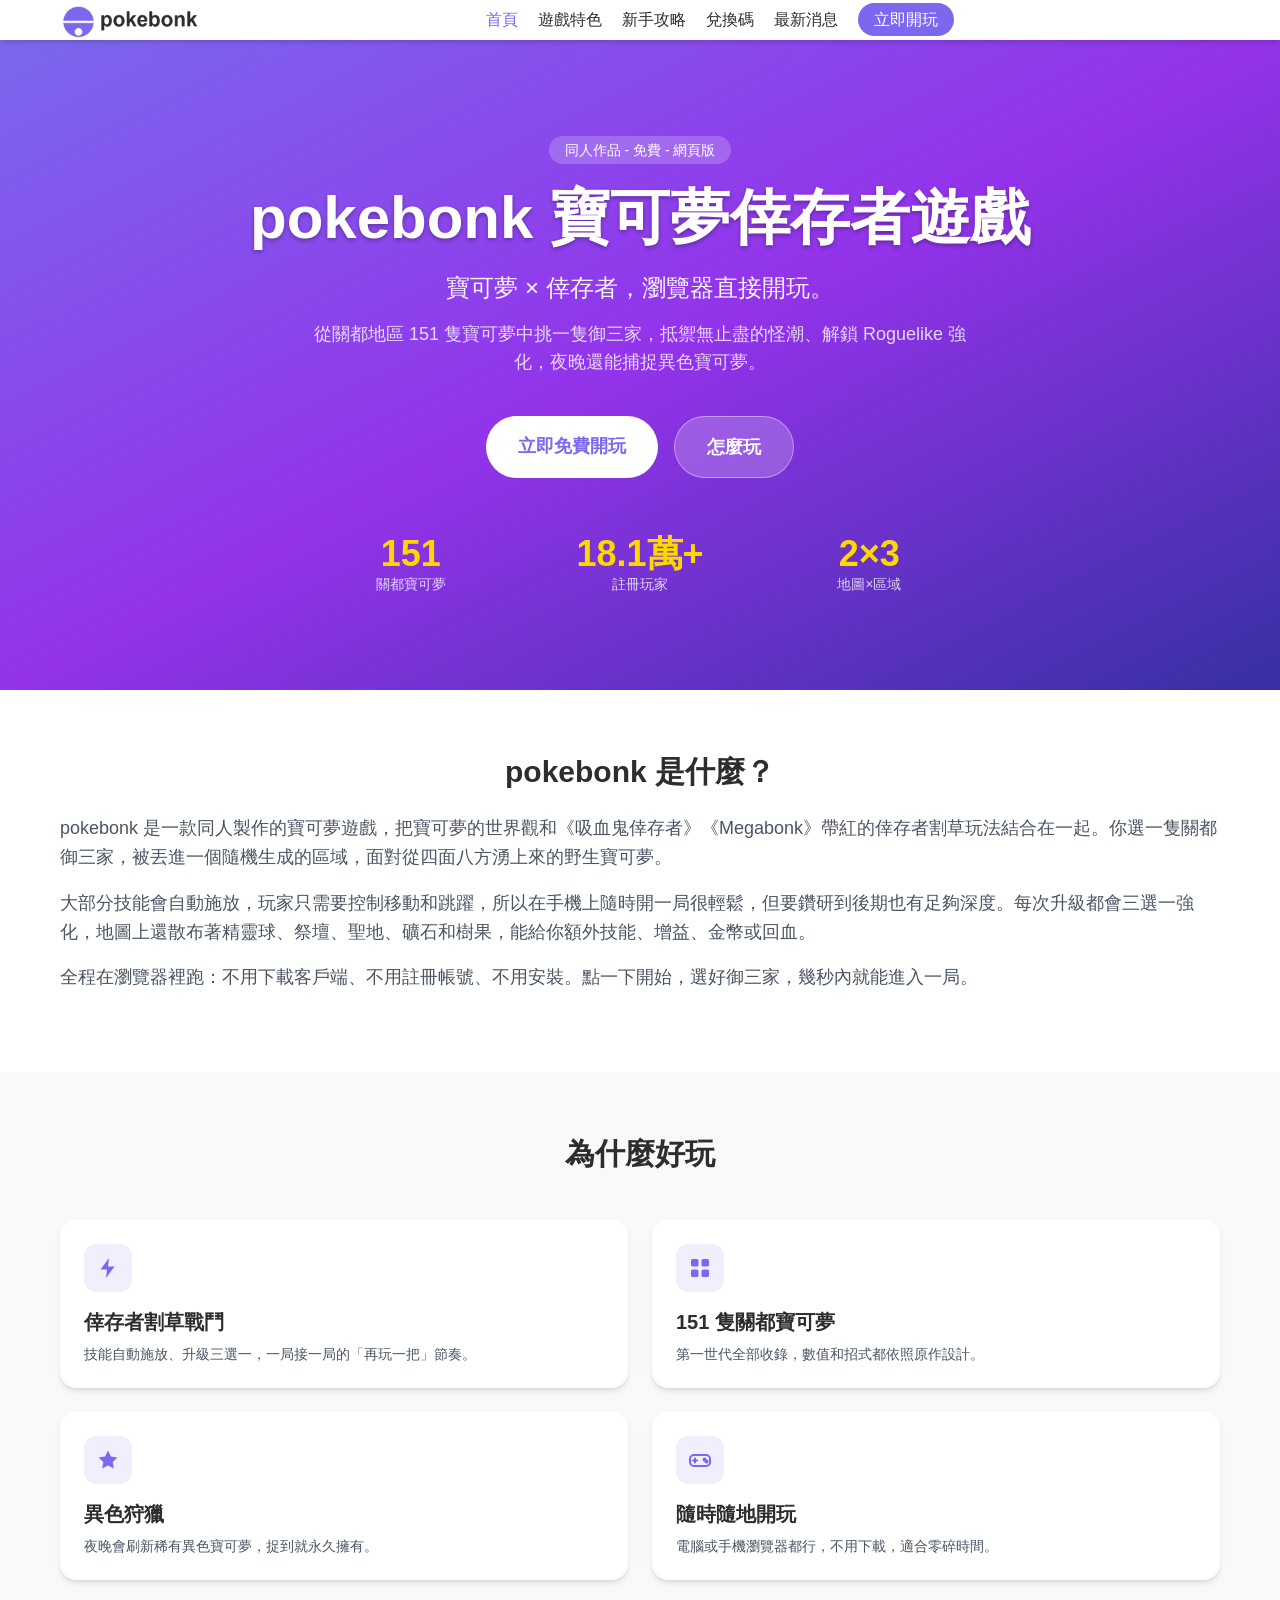
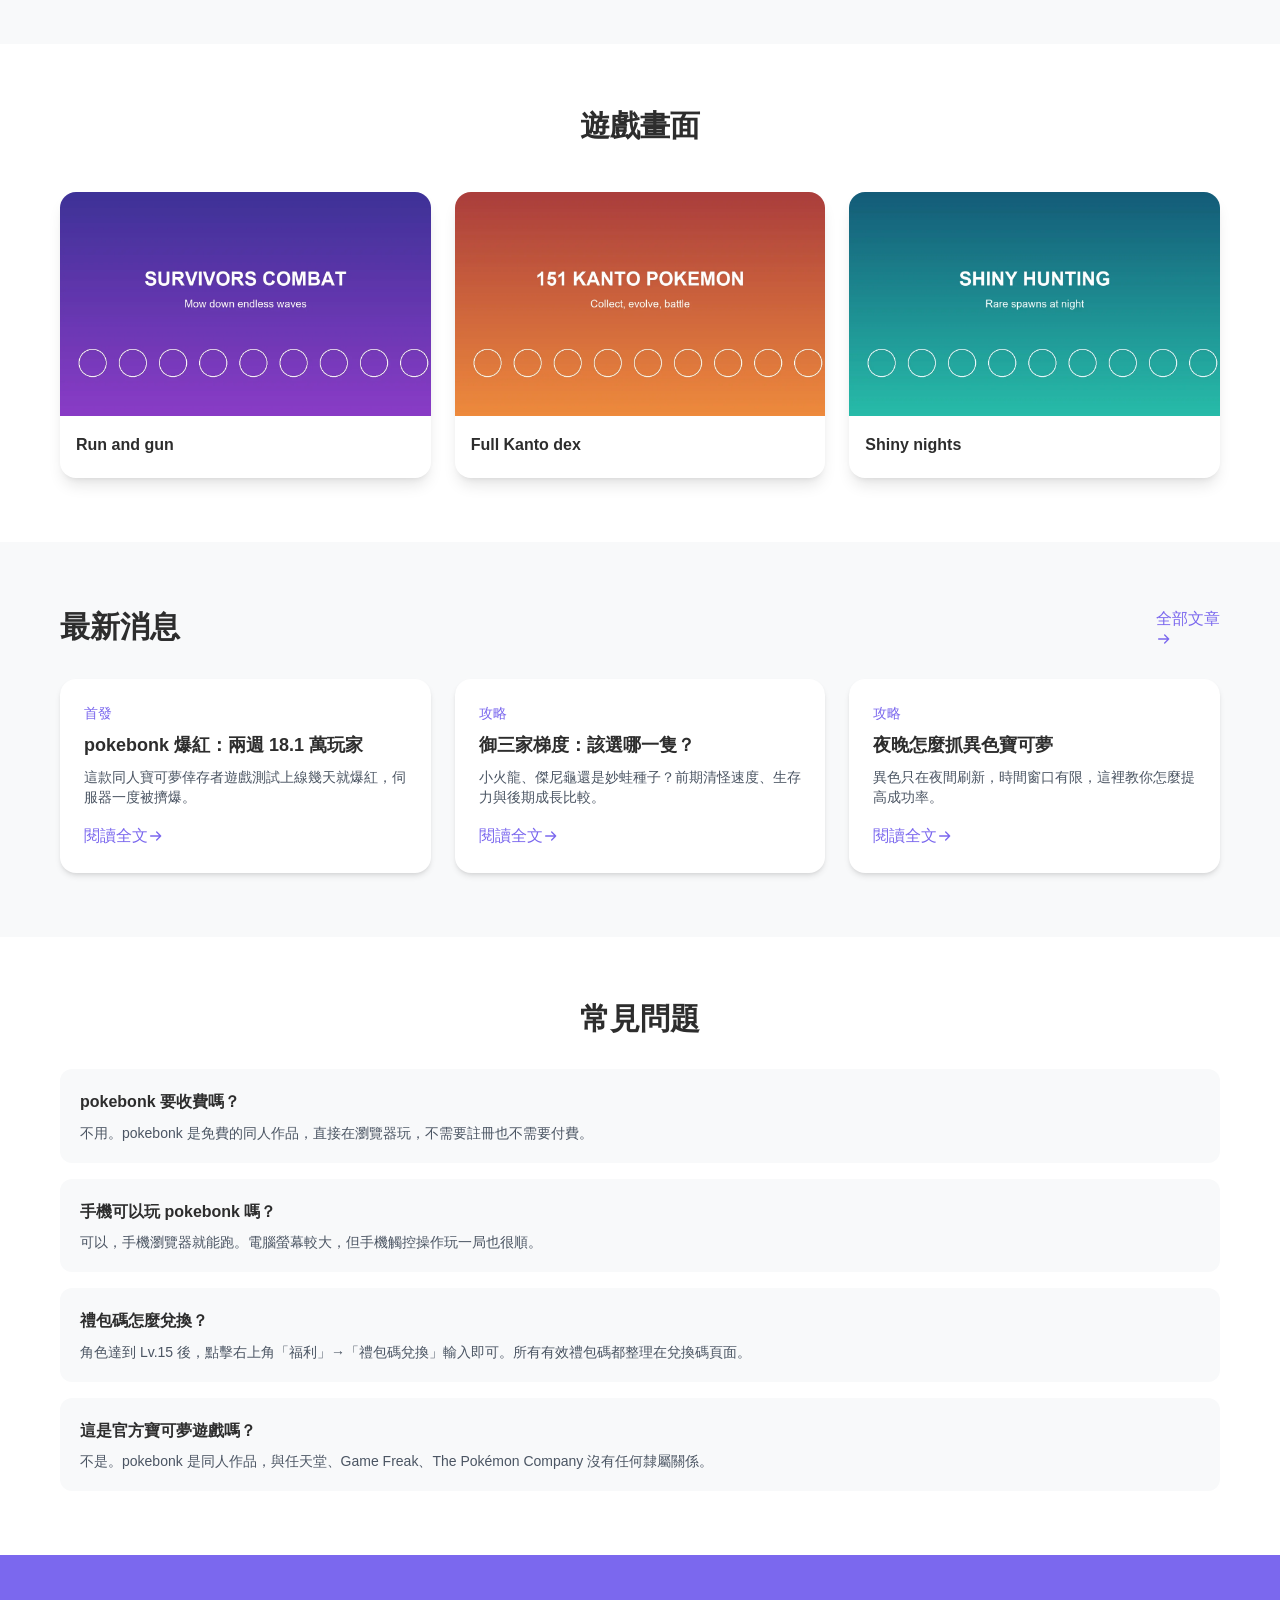
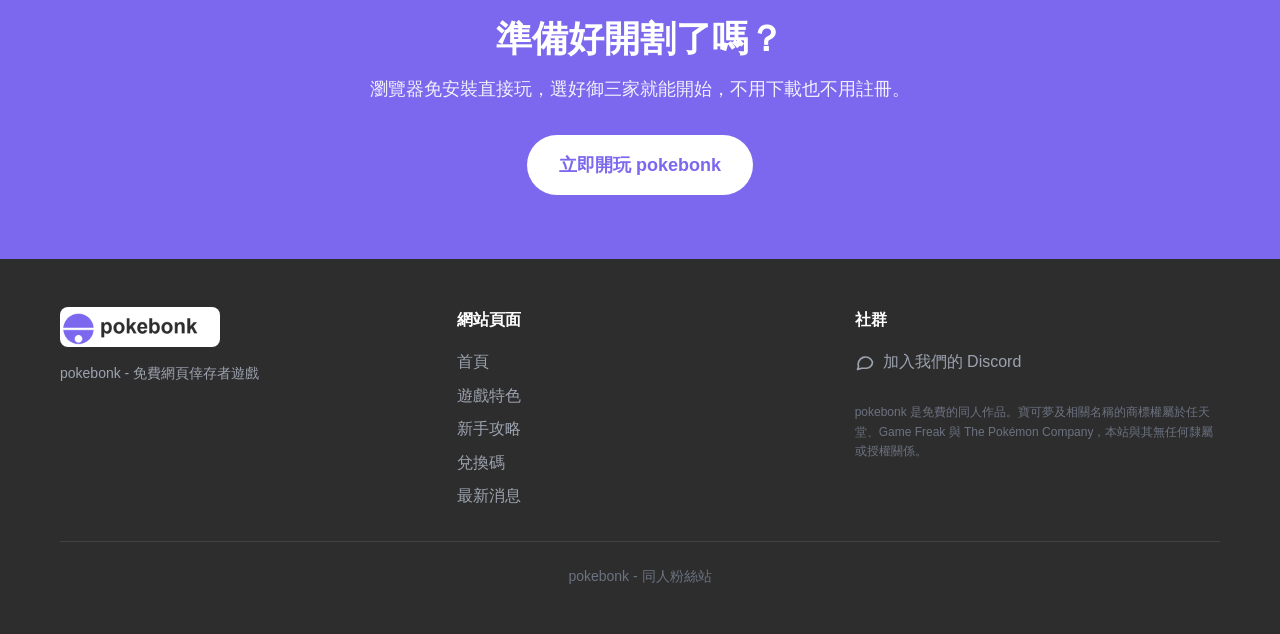
<file: index.html>
<!DOCTYPE html>
<html lang="zh-Hant">
<head>
    <meta charset="UTF-8">
    <meta name="viewport" content="width=device-width, initial-scale=1.0">
    <title>pokebonk 寶可夢倖存者遊戲 - 免費線上下載，免註冊開玩</title>
    <meta name="description" content="pokebonk（寶可夢bonk）是一款免費的寶可夢倖存者網頁遊戲，收錄關都 151 隻寶可夢，免註冊免安裝，電腦與手機瀏覽器直接開玩。選御三家、割草升級、夜晚捕捉異色寶可夢、挑戰各區域守護者 BOSS，並附完整禮包碼。">
    <meta name="keywords" content="pokebonk,寶可夢遊戲,寶可夢倖存者,寶可夢割草,寶可夢網頁遊戲,pokebonk 下載,pokebonk 禮包碼,異色寶可夢,免費寶可夢遊戲">
    <meta name="author" content="pokebonk">
    <meta name="robots" content="index, follow">
    <link rel="canonical" href="https://taiwan.pokegm.com/">
    <meta property="og:title" content="pokebonk 寶可夢倖存者遊戲 - 免費線上下載，免註冊開玩">
    <meta property="og:description" content="pokebonk（寶可夢bonk）是一款免費的寶可夢倖存者網頁遊戲，收錄關都 151 隻寶可夢，免註冊免安裝，電腦與手機瀏覽器直接開玩。選御三家、割草升級、夜晚捕捉異色寶可夢、挑戰各區域守護者 BOSS，並附完整禮包碼。">
    <meta property="og:image" content="https://taiwan.pokegm.com/og.jpg">
    <meta property="og:url" content="https://taiwan.pokegm.com/">
    <meta property="og:type" content="website">
    <meta property="og:locale" content="zh_TW">
    <meta name="twitter:card" content="summary_large_image">
    <link rel="icon" href="logo.png" type="image/png">
    <meta name="applicable-device" content="pc,mobile">
    <meta name="mobile-agent" content="format=html5;url=https://taiwan.pokegm.com/">
    <meta name="renderer" content="webkit">
    <meta name="force-rendering" content="webkit">
    <meta http-equiv="X-UA-Compatible" content="IE=edge,chrome=1">
    <meta name="format-detection" content="telephone=no">
    <link rel="alternate" hreflang="en" href="https://www.pokegm.com/">
    <link rel="alternate" hreflang="en-SG" href="https://singapore.pokegm.com/">
    <link rel="alternate" hreflang="zh-Hant" href="https://taiwan.pokegm.com/">
    <link rel="alternate" hreflang="x-default" href="https://www.pokegm.com/">
    <script type="application/ld+json">
{
  "@context": "https://schema.org",
  "@type": "WebSite",
  "name": "pokebonk",
  "alternateName": "pokebonk game",
  "url": "https://taiwan.pokegm.com",
  "inLanguage": "zh-Hant"
}
    </script>
    <script type="application/ld+json">
{
  "@context": "https://schema.org",
  "@type": "Organization",
  "name": "pokebonk",
  "url": "https://taiwan.pokegm.com",
  "logo": "https://taiwan.pokegm.com/logo.png",
  "sameAs": [
    "https://discord.gg/Pvkxz96V"
  ]
}
    </script>
    <script type="application/ld+json">
{
  "@context": "https://schema.org",
  "@type": "VideoGame",
  "name": "pokebonk",
  "alternateName": [
    "Pokemon Bonk"
  ],
  "url": "https://taiwan.pokegm.com",
  "inLanguage": "zh-Hant",
  "description": "pokebonk 是寶可夢題材的倖存者割草網頁遊戲，收錄關都地區 151 隻寶可夢，免註冊、免安裝，電腦與手機瀏覽器都能直接玩。",
  "genre": [
    "Roguelike",
    "Survivors",
    "Action"
  ],
  "gamePlatform": [
    "Web Browser",
    "Android",
    "iOS"
  ],
  "applicationCategory": "Game",
  "offers": {
    "@type": "Offer",
    "price": "0",
    "priceCurrency": "USD"
  }
}
    </script>

    <link rel="stylesheet" href="tailwind.css?v=20261031h">
    <link rel="stylesheet" href="styles.css?v=20261031h">
</head><body class="bg-light text-dark">
    <nav class="sticky top-0 z-50 bg-white/90 backdrop-blur-md shadow-md">
        <div class="container mx-auto px-4 py-3 flex justify-between items-center">
            <a href="index.html" class="flex items-center gap-2">
                <img src="logo.png" alt="pokebonk logo" class="h-10 w-auto" width="480" height="120">
            </a>
            <ul class="hidden md:flex items-center gap-5">
                <li><a href="index.html" class="font-medium hover:text-primary transition-colors text-primary">首頁</a></li>
                <li><a href="features.html" class="font-medium hover:text-primary transition-colors">遊戲特色</a></li>
                <li><a href="guide.html" class="font-medium hover:text-primary transition-colors">新手攻略</a></li>
                <li><a href="codes.html" class="font-medium hover:text-primary transition-colors">兌換碼</a></li>
                <li><a href="articles.html" class="font-medium hover:text-primary transition-colors">最新消息</a></li>
                <li><a href="https://hk.qu06.cn/gtpcsc/?SILDAiSN" class="bg-primary text-white px-4 py-2 rounded-full font-medium btn-hover">立即開玩</a></li>
            </ul>
            <div class="flex items-center gap-3">
                <button onclick="toggleMobileMenu()" class="md:hidden text-primary" aria-label="menu"><svg class="w-6 h-6" viewBox="0 0 24 24" fill="currentColor" aria-hidden="true"><rect x="3" y="5" width="18" height="2.4" rx="1.2"/><rect x="3" y="10.8" width="18" height="2.4" rx="1.2"/><rect x="3" y="16.6" width="18" height="2.4" rx="1.2"/></svg></button>
            </div>
        </div>
        <div id="mobileMenu" class="md:hidden hidden bg-white border-t border-gray-100">
            <div class="container mx-auto px-4 py-3 flex flex-col gap-3">
                <a href="index.html" class="font-medium py-1">首頁</a><a href="features.html" class="font-medium py-1">遊戲特色</a><a href="guide.html" class="font-medium py-1">新手攻略</a><a href="codes.html" class="font-medium py-1">兌換碼</a><a href="articles.html" class="font-medium py-1">最新消息</a>
                <a href="https://hk.qu06.cn/gtpcsc/?SILDAiSN" class="bg-primary text-white px-4 py-2 rounded-full font-medium text-center">立即開玩</a>
            </div>
        </div>
    </nav>
    <header class="bg-gradient-to-br from-primary via-purple-600 to-indigo-800 text-white py-20 md:py-24">
        <div class="container mx-auto px-4 text-center">
            <span class="inline-block bg-white/20 backdrop-blur-sm px-4 py-1 rounded-full text-sm font-medium mb-6">同人作品 - 免費 - 網頁版</span>
            <h1 class="text-4xl md:text-6xl font-bold mb-6 text-shadow">pokebonk 寶可夢倖存者遊戲</h1>
            <p class="text-xl md:text-2xl mb-4 opacity-95">寶可夢 × 倖存者，瀏覽器直接開玩。</p>
            <p class="text-lg mb-10 opacity-80 max-w-2xl mx-auto">從關都地區 151 隻寶可夢中挑一隻御三家，抵禦無止盡的怪潮、解鎖 Roguelike 強化，夜晚還能捕捉異色寶可夢。</p>
            <div class="flex flex-col sm:flex-row gap-4 justify-center">
                <a href="https://hk.qu06.cn/gtpcsc/?SILDAiSN" class="bg-white text-primary px-8 py-4 rounded-full font-bold text-lg btn-hover">立即免費開玩</a>
                <a href="guide.html" class="bg-white/20 backdrop-blur-sm border border-white/40 px-8 py-4 rounded-full font-bold text-lg btn-hover">怎麼玩</a>
            </div>
            <div class="grid grid-cols-3 gap-4 max-w-2xl mx-auto mt-14"><div><div class="text-3xl md:text-4xl font-bold text-accent">151</div><div class="text-sm opacity-80">關都寶可夢</div></div><div><div class="text-3xl md:text-4xl font-bold text-accent">18.1萬+</div><div class="text-sm opacity-80">註冊玩家</div></div><div><div class="text-3xl md:text-4xl font-bold text-accent">2×3</div><div class="text-sm opacity-80">地圖×區域</div></div></div>
        </div>
    </header>

    <main>
        <section class="py-16 bg-white">
            <div class="container mx-auto px-4 max-w-4xl">
                <h2 class="text-3xl font-bold mb-6 text-center">pokebonk 是什麼？</h2>
                <p class="text-gray-600 text-lg leading-relaxed mb-4">pokebonk 是一款同人製作的寶可夢遊戲，把寶可夢的世界觀和《吸血鬼倖存者》《Megabonk》帶紅的倖存者割草玩法結合在一起。你選一隻關都御三家，被丟進一個隨機生成的區域，面對從四面八方湧上來的野生寶可夢。</p><p class="text-gray-600 text-lg leading-relaxed mb-4">大部分技能會自動施放，玩家只需要控制移動和跳躍，所以在手機上隨時開一局很輕鬆，但要鑽研到後期也有足夠深度。每次升級都會三選一強化，地圖上還散布著精靈球、祭壇、聖地、礦石和樹果，能給你額外技能、增益、金幣或回血。</p><p class="text-gray-600 text-lg leading-relaxed mb-4">全程在瀏覽器裡跑：不用下載客戶端、不用註冊帳號、不用安裝。點一下開始，選好御三家，幾秒內就能進入一局。</p>
            </div>
        </section>

        <section class="py-16 bg-light">
            <div class="container mx-auto px-4">
                <h2 class="text-3xl font-bold mb-12 text-center">為什麼好玩</h2>
                <div class="grid grid-cols-1 md:grid-cols-2 lg:grid-cols-4 gap-6">
                    <div class="bg-white rounded-2xl p-6 shadow-md card-hover">
                        <div class="w-12 h-12 bg-primary/10 rounded-xl flex items-center justify-center mb-4"><svg class="w-6 h-6 text-primary" viewBox="0 0 24 24" fill="currentColor" aria-hidden="true"><path d="M13 2 4.5 13.5H11l-1 8.5 8.5-11.5H12l1-8.5z"/></svg></div>
                        <h3 class="text-xl font-bold mb-2">倖存者割草戰鬥</h3>
                        <p class="text-gray-600 text-sm">技能自動施放、升級三選一，一局接一局的「再玩一把」節奏。</p>
                    </div>
                    <div class="bg-white rounded-2xl p-6 shadow-md card-hover">
                        <div class="w-12 h-12 bg-primary/10 rounded-xl flex items-center justify-center mb-4"><svg class="w-6 h-6 text-primary" viewBox="0 0 24 24" fill="currentColor" aria-hidden="true"><rect x="3" y="3" width="7.5" height="7.5" rx="1.6"/><rect x="13.5" y="3" width="7.5" height="7.5" rx="1.6"/><rect x="3" y="13.5" width="7.5" height="7.5" rx="1.6"/><rect x="13.5" y="13.5" width="7.5" height="7.5" rx="1.6"/></svg></div>
                        <h3 class="text-xl font-bold mb-2">151 隻關都寶可夢</h3>
                        <p class="text-gray-600 text-sm">第一世代全部收錄，數值和招式都依照原作設計。</p>
                    </div>
                    <div class="bg-white rounded-2xl p-6 shadow-md card-hover">
                        <div class="w-12 h-12 bg-primary/10 rounded-xl flex items-center justify-center mb-4"><svg class="w-6 h-6 text-primary" viewBox="0 0 24 24" fill="currentColor" aria-hidden="true"><path d="M12 2.6l2.9 5.9 6.5.9-4.7 4.6 1.1 6.5L12 17.4l-5.8 3.1 1.1-6.5L2.6 9.4l6.5-.9L12 2.6z"/></svg></div>
                        <h3 class="text-xl font-bold mb-2">異色狩獵</h3>
                        <p class="text-gray-600 text-sm">夜晚會刷新稀有異色寶可夢，捉到就永久擁有。</p>
                    </div>
                    <div class="bg-white rounded-2xl p-6 shadow-md card-hover">
                        <div class="w-12 h-12 bg-primary/10 rounded-xl flex items-center justify-center mb-4"><svg class="w-6 h-6 text-primary" viewBox="0 0 24 24" fill="none" stroke="currentColor" stroke-width="2" stroke-linecap="round" stroke-linejoin="round" aria-hidden="true"><rect x="2" y="7" width="20" height="11" rx="4"/><path d="M7 10.5v4M5 12.5h4"/><circle cx="16.5" cy="11.5" r="1"/><circle cx="18.5" cy="13.5" r="1"/></svg></div>
                        <h3 class="text-xl font-bold mb-2">隨時隨地開玩</h3>
                        <p class="text-gray-600 text-sm">電腦或手機瀏覽器都行，不用下載，適合零碎時間。</p>
                    </div>
                </div>
            </div>
        </section>

        <section class="py-16 bg-white">
            <div class="container mx-auto px-4">
                <h2 class="text-3xl font-bold mb-12 text-center">遊戲畫面</h2>
                <div class="grid grid-cols-1 md:grid-cols-3 gap-6">
                    <figure class="rounded-2xl overflow-hidden shadow-lg card-hover">
                        <picture><source srcset="art-survivors.webp" type="image/webp"><img src="art-survivors.png" alt="pokebonk survivors combat" class="w-full h-56 object-cover" width="1200" height="750" loading="lazy" decoding="async"></picture>
                        <figcaption class="p-4"><h3 class="font-bold mb-1">Run and gun</h3></figcaption>
                    </figure>
                    <figure class="rounded-2xl overflow-hidden shadow-lg card-hover">
                        <picture><source srcset="art-kanto.webp" type="image/webp"><img src="art-kanto.png" alt="pokebonk 151 Pokemon" class="w-full h-56 object-cover" width="1200" height="750" loading="lazy" decoding="async"></picture>
                        <figcaption class="p-4"><h3 class="font-bold mb-1">Full Kanto dex</h3></figcaption>
                    </figure>
                    <figure class="rounded-2xl overflow-hidden shadow-lg card-hover">
                        <picture><source srcset="art-shiny.webp" type="image/webp"><img src="art-shiny.png" alt="pokebonk shiny hunting" class="w-full h-56 object-cover" width="1200" height="750" loading="lazy" decoding="async"></picture>
                        <figcaption class="p-4"><h3 class="font-bold mb-1">Shiny nights</h3></figcaption>
                    </figure>
                </div>
            </div>
        </section>

        <section class="py-16 bg-light">
            <div class="container mx-auto px-4">
                <div class="flex items-center justify-between mb-8">
                    <h2 class="text-3xl font-bold">最新消息</h2>
                    <a href="articles.html" class="text-primary font-medium hover:underline">全部文章 <svg class="w-4 h-4" viewBox="0 0 24 24" fill="none" stroke="currentColor" stroke-width="2" stroke-linecap="round" stroke-linejoin="round" aria-hidden="true"><path d="M4 12h15M13 6l6 6-6 6"/></svg></a>
                </div>
                <div class="grid grid-cols-1 md:grid-cols-3 gap-6">
                    <article class="bg-white rounded-2xl p-6 shadow-md card-hover">
                        <div class="text-sm text-primary font-medium mb-2">首發</div>
                        <h3 class="text-lg font-bold mb-2">pokebonk 爆紅：兩週 18.1 萬玩家</h3>
                        <p class="text-gray-600 text-sm line-clamp-3">這款同人寶可夢倖存者遊戲測試上線幾天就爆紅，伺服器一度被擠爆。</p>
                        <a href="articles/article1.html" class="text-primary font-medium hover:underline inline-flex items-center mt-4">閱讀全文 <svg class="w-4 h-4" viewBox="0 0 24 24" fill="none" stroke="currentColor" stroke-width="2" stroke-linecap="round" stroke-linejoin="round" aria-hidden="true"><path d="M4 12h15M13 6l6 6-6 6"/></svg></a>
                    </article>
                    <article class="bg-white rounded-2xl p-6 shadow-md card-hover">
                        <div class="text-sm text-primary font-medium mb-2">攻略</div>
                        <h3 class="text-lg font-bold mb-2">御三家梯度：該選哪一隻？</h3>
                        <p class="text-gray-600 text-sm line-clamp-3">小火龍、傑尼龜還是妙蛙種子？前期清怪速度、生存力與後期成長比較。</p>
                        <a href="articles/article2.html" class="text-primary font-medium hover:underline inline-flex items-center mt-4">閱讀全文 <svg class="w-4 h-4" viewBox="0 0 24 24" fill="none" stroke="currentColor" stroke-width="2" stroke-linecap="round" stroke-linejoin="round" aria-hidden="true"><path d="M4 12h15M13 6l6 6-6 6"/></svg></a>
                    </article>
                    <article class="bg-white rounded-2xl p-6 shadow-md card-hover">
                        <div class="text-sm text-primary font-medium mb-2">攻略</div>
                        <h3 class="text-lg font-bold mb-2">夜晚怎麼抓異色寶可夢</h3>
                        <p class="text-gray-600 text-sm line-clamp-3">異色只在夜間刷新，時間窗口有限，這裡教你怎麼提高成功率。</p>
                        <a href="articles/article3.html" class="text-primary font-medium hover:underline inline-flex items-center mt-4">閱讀全文 <svg class="w-4 h-4" viewBox="0 0 24 24" fill="none" stroke="currentColor" stroke-width="2" stroke-linecap="round" stroke-linejoin="round" aria-hidden="true"><path d="M4 12h15M13 6l6 6-6 6"/></svg></a>
                    </article>
                </div>
            </div>
        </section>

        <section class="py-16 bg-white">
            <div class="container mx-auto px-4 max-w-3xl">
                <h2 class="text-3xl font-bold mb-8 text-center">常見問題</h2>
                <div class="space-y-4">
                    <div class="bg-light rounded-xl p-5"><h3 class="font-bold mb-2">pokebonk 要收費嗎？</h3><p class="text-gray-600 text-sm">不用。pokebonk 是免費的同人作品，直接在瀏覽器玩，不需要註冊也不需要付費。</p></div><div class="bg-light rounded-xl p-5"><h3 class="font-bold mb-2">手機可以玩 pokebonk 嗎？</h3><p class="text-gray-600 text-sm">可以，手機瀏覽器就能跑。電腦螢幕較大，但手機觸控操作玩一局也很順。</p></div><div class="bg-light rounded-xl p-5"><h3 class="font-bold mb-2">禮包碼怎麼兌換？</h3><p class="text-gray-600 text-sm">角色達到 Lv.15 後，點擊右上角「福利」→「禮包碼兌換」輸入即可。所有有效禮包碼都整理在兌換碼頁面。</p></div><div class="bg-light rounded-xl p-5"><h3 class="font-bold mb-2">這是官方寶可夢遊戲嗎？</h3><p class="text-gray-600 text-sm">不是。pokebonk 是同人作品，與任天堂、Game Freak、The Pokémon Company 沒有任何隸屬關係。</p></div>
                </div>
            </div>
        </section>
    </main>

    <section class="py-16 bg-primary text-white">
        <div class="container mx-auto px-4 text-center">
            <h2 class="text-3xl md:text-4xl font-bold mb-4">準備好開割了嗎？</h2>
            <p class="text-lg mb-8 opacity-90 max-w-2xl mx-auto">瀏覽器免安裝直接玩，選好御三家就能開始，不用下載也不用註冊。</p>
            <a href="https://hk.qu06.cn/gtpcsc/?SILDAiSN" class="inline-block bg-white text-primary px-8 py-4 rounded-full font-bold text-lg btn-hover">立即開玩 pokebonk</a>
        </div>
    </section>
    <footer class="bg-dark text-white py-12">
        <div class="container mx-auto px-4">
            <div class="grid grid-cols-1 md:grid-cols-3 gap-8">
                <div>
                    <img src="logo.png" alt="pokebonk logo" class="h-10 w-auto bg-white rounded-lg p-2 mb-4" width="480" height="120">
                    <p class="text-gray-400 text-sm">pokebonk - 免費網頁倖存者遊戲</p>
                </div>
                <div>
                    <h4 class="font-bold mb-4">網站頁面</h4>
                    <ul class="space-y-2">
                        <li><a href="index.html" class="text-gray-400 hover:text-white transition-colors">首頁</a></li><li><a href="features.html" class="text-gray-400 hover:text-white transition-colors">遊戲特色</a></li><li><a href="guide.html" class="text-gray-400 hover:text-white transition-colors">新手攻略</a></li><li><a href="codes.html" class="text-gray-400 hover:text-white transition-colors">兌換碼</a></li><li><a href="articles.html" class="text-gray-400 hover:text-white transition-colors">最新消息</a></li>
                    </ul>
                </div>
                <div>
                    <h4 class="font-bold mb-4">社群</h4>
                    <a href="https://discord.gg/Pvkxz96V" class="inline-flex items-center gap-2 text-gray-400 hover:text-white transition-colors"><svg class="w-5 h-5" viewBox="0 0 24 24" fill="none" stroke="currentColor" stroke-width="2" stroke-linecap="round" stroke-linejoin="round" aria-hidden="true"><path d="M21 12a7.5 7.5 0 0 1-7.5 7.5H8L3 21l1.3-3.4A7.5 7.5 0 1 1 21 12z"/></svg> 加入我們的 Discord</a>
                    <p class="text-gray-500 text-xs mt-6 leading-relaxed">pokebonk 是免費的同人作品。寶可夢及相關名稱的商標權屬於任天堂、Game Freak 與 The Pokémon Company，本站與其無任何隸屬或授權關係。</p>
                </div>
            </div>
            <div class="border-t border-white/10 mt-8 pt-6 text-center text-gray-500 text-sm">pokebonk - 同人粉絲站</div>
        </div>
    </footer>
    <script>
        function toggleMobileMenu() { document.getElementById('mobileMenu').classList.toggle('hidden'); }
    </script>
</body>
</html>
</file>
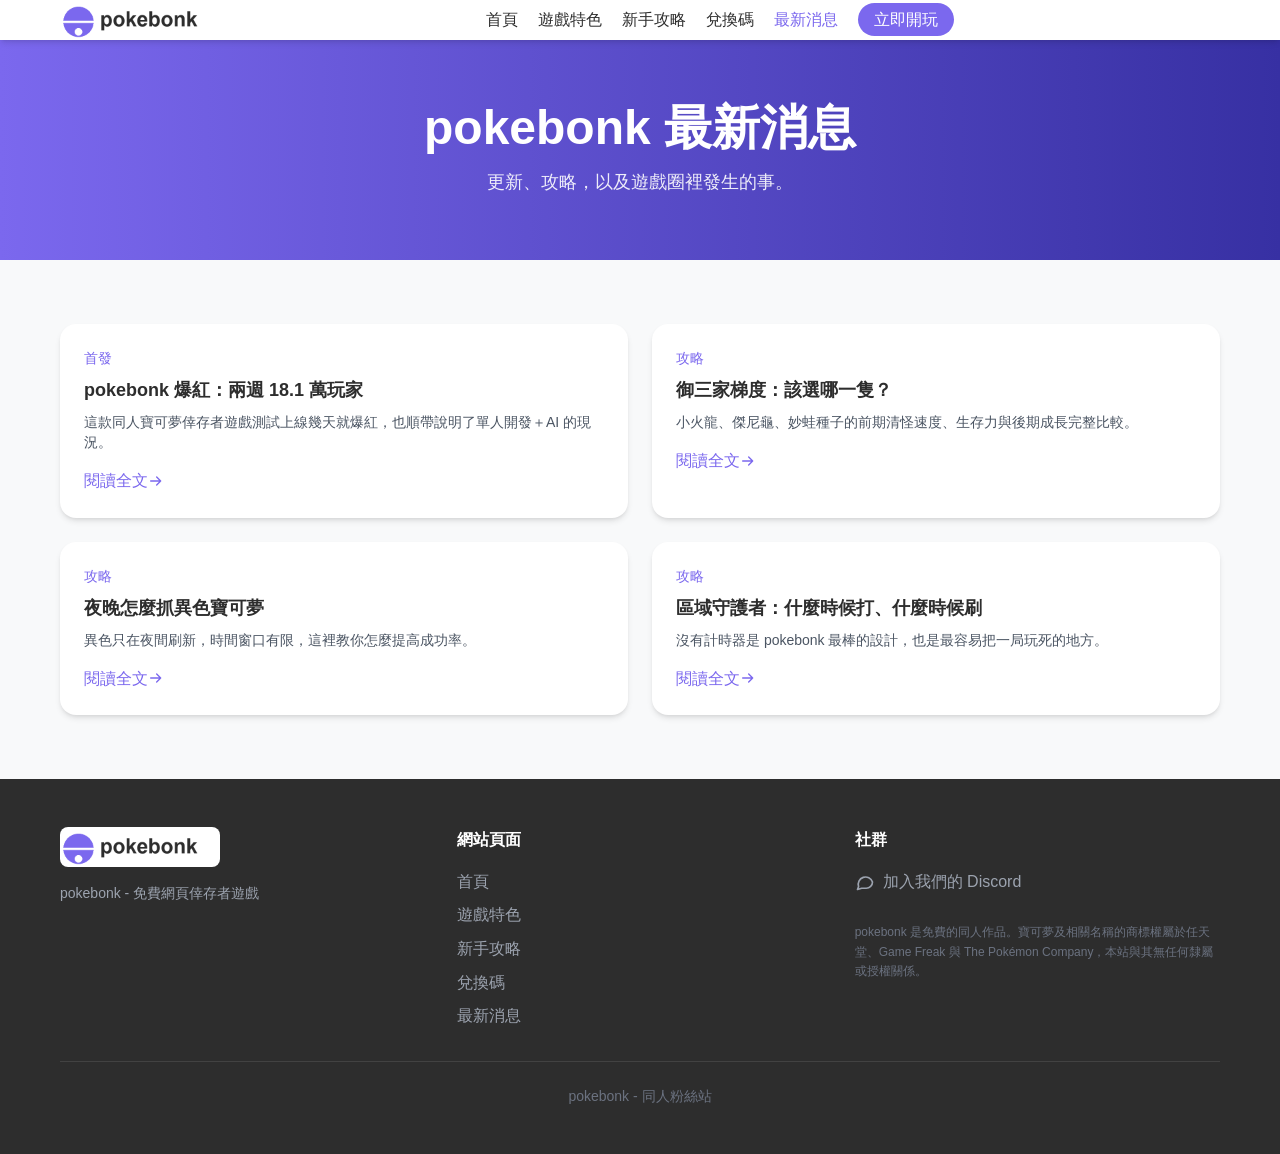
<file: articles.html>
<!DOCTYPE html>
<html lang="zh-Hant">
<head>
    <meta charset="UTF-8">
    <meta name="viewport" content="width=device-width, initial-scale=1.0">
    <title>pokebonk 最新消息與攻略 - 寶可夢倖存者遊戲文章</title>
    <meta name="description" content="pokebonk 消息、更新與攻略：爆紅始末、御三家梯度、異色捕捉技巧、區域守護者打法。">
    <meta name="keywords" content="pokebonk 消息,pokebonk 攻略,寶可夢遊戲文章,pokebonk 御三家">
    <meta name="author" content="pokebonk">
    <meta name="robots" content="index, follow">
    <link rel="canonical" href="https://taiwan.pokegm.com/articles.html">
    <meta property="og:title" content="pokebonk 最新消息與攻略 - 寶可夢倖存者遊戲文章">
    <meta property="og:description" content="pokebonk 消息、更新與攻略：爆紅始末、御三家梯度、異色捕捉技巧、區域守護者打法。">
    <meta property="og:image" content="https://taiwan.pokegm.com/og.jpg">
    <meta property="og:url" content="https://taiwan.pokegm.com/articles.html">
    <meta property="og:type" content="website">
    <meta property="og:locale" content="zh_TW">
    <meta name="twitter:card" content="summary_large_image">
    <link rel="icon" href="logo.png" type="image/png">
    <meta name="applicable-device" content="pc,mobile">
    <meta name="mobile-agent" content="format=html5;url=https://taiwan.pokegm.com/articles.html">
    <meta name="renderer" content="webkit">
    <meta name="force-rendering" content="webkit">
    <meta http-equiv="X-UA-Compatible" content="IE=edge,chrome=1">
    <meta name="format-detection" content="telephone=no">
    <link rel="alternate" hreflang="en" href="https://www.pokegm.com/articles.html">
    <link rel="alternate" hreflang="en-SG" href="https://singapore.pokegm.com/articles.html">
    <link rel="alternate" hreflang="zh-Hant" href="https://taiwan.pokegm.com/articles.html">
    <link rel="alternate" hreflang="x-default" href="https://www.pokegm.com/articles.html">
    <script type="application/ld+json">
{
  "@context": "https://schema.org",
  "@type": "WebSite",
  "name": "pokebonk",
  "alternateName": "pokebonk game",
  "url": "https://taiwan.pokegm.com",
  "inLanguage": "zh-Hant"
}
    </script>
    <script type="application/ld+json">
{
  "@context": "https://schema.org",
  "@type": "Organization",
  "name": "pokebonk",
  "url": "https://taiwan.pokegm.com",
  "logo": "https://taiwan.pokegm.com/logo.png",
  "sameAs": [
    "https://discord.gg/Pvkxz96V"
  ]
}
    </script>
    <script type="application/ld+json">
{
  "@context": "https://schema.org",
  "@type": "BreadcrumbList",
  "itemListElement": [
    {
      "@type": "ListItem",
      "position": 1,
      "name": "首頁",
      "item": "https://taiwan.pokegm.com/"
    },
    {
      "@type": "ListItem",
      "position": 2,
      "name": "pokebonk 最新消息與攻略",
      "item": "https://taiwan.pokegm.com/articles.html"
    }
  ]
}
    </script>
    <script type="application/ld+json">
{
  "@context": "https://schema.org",
  "@type": "VideoGame",
  "name": "pokebonk",
  "alternateName": [
    "Pokemon Bonk"
  ],
  "url": "https://taiwan.pokegm.com",
  "inLanguage": "zh-Hant",
  "description": "pokebonk 是寶可夢題材的倖存者割草網頁遊戲，收錄關都地區 151 隻寶可夢，免註冊、免安裝，電腦與手機瀏覽器都能直接玩。",
  "genre": [
    "Roguelike",
    "Survivors",
    "Action"
  ],
  "gamePlatform": [
    "Web Browser",
    "Android",
    "iOS"
  ],
  "applicationCategory": "Game",
  "offers": {
    "@type": "Offer",
    "price": "0",
    "priceCurrency": "USD"
  }
}
    </script>

    <link rel="stylesheet" href="tailwind.css?v=20261031h">
    <link rel="stylesheet" href="styles.css?v=20261031h">
</head><body class="bg-light text-dark">
    <nav class="sticky top-0 z-50 bg-white/90 backdrop-blur-md shadow-md">
        <div class="container mx-auto px-4 py-3 flex justify-between items-center">
            <a href="index.html" class="flex items-center gap-2">
                <img src="logo.png" alt="pokebonk logo" class="h-10 w-auto" width="480" height="120">
            </a>
            <ul class="hidden md:flex items-center gap-5">
                <li><a href="index.html" class="font-medium hover:text-primary transition-colors">首頁</a></li>
                <li><a href="features.html" class="font-medium hover:text-primary transition-colors">遊戲特色</a></li>
                <li><a href="guide.html" class="font-medium hover:text-primary transition-colors">新手攻略</a></li>
                <li><a href="codes.html" class="font-medium hover:text-primary transition-colors">兌換碼</a></li>
                <li><a href="articles.html" class="font-medium hover:text-primary transition-colors text-primary">最新消息</a></li>
                <li><a href="https://hk.qu06.cn/gtpcsc/?SILDAiSN" class="bg-primary text-white px-4 py-2 rounded-full font-medium btn-hover">立即開玩</a></li>
            </ul>
            <div class="flex items-center gap-3">
                <button onclick="toggleMobileMenu()" class="md:hidden text-primary" aria-label="menu"><svg class="w-6 h-6" viewBox="0 0 24 24" fill="currentColor" aria-hidden="true"><rect x="3" y="5" width="18" height="2.4" rx="1.2"/><rect x="3" y="10.8" width="18" height="2.4" rx="1.2"/><rect x="3" y="16.6" width="18" height="2.4" rx="1.2"/></svg></button>
            </div>
        </div>
        <div id="mobileMenu" class="md:hidden hidden bg-white border-t border-gray-100">
            <div class="container mx-auto px-4 py-3 flex flex-col gap-3">
                <a href="index.html" class="font-medium py-1">首頁</a><a href="features.html" class="font-medium py-1">遊戲特色</a><a href="guide.html" class="font-medium py-1">新手攻略</a><a href="codes.html" class="font-medium py-1">兌換碼</a><a href="articles.html" class="font-medium py-1">最新消息</a>
                <a href="https://hk.qu06.cn/gtpcsc/?SILDAiSN" class="bg-primary text-white px-4 py-2 rounded-full font-medium text-center">立即開玩</a>
            </div>
        </div>
    </nav>
    <header class="bg-gradient-to-r from-primary to-indigo-800 text-white py-16">
        <div class="container mx-auto px-4 text-center">
            <h1 class="text-4xl md:text-5xl font-bold mb-4">pokebonk 最新消息</h1>
            <p class="text-lg opacity-90 max-w-2xl mx-auto">更新、攻略，以及遊戲圈裡發生的事。</p>
        </div>
    </header>

    <main class="py-16">
        <div class="container mx-auto px-4">
            <div class="grid grid-cols-1 md:grid-cols-2 lg:grid-cols-3 gap-6">
                <article class="bg-white rounded-2xl p-6 shadow-md card-hover">
                    <div class="text-sm text-primary font-medium mb-2">首發</div>
                    <h2 class="text-lg font-bold mb-2">pokebonk 爆紅：兩週 18.1 萬玩家</h2>
                    <p class="text-gray-600 text-sm line-clamp-3">這款同人寶可夢倖存者遊戲測試上線幾天就爆紅，也順帶說明了單人開發＋AI 的現況。</p>
                    <a href="articles/article1.html" class="text-primary font-medium hover:underline inline-flex items-center mt-4">閱讀全文 <svg class="w-4 h-4" viewBox="0 0 24 24" fill="none" stroke="currentColor" stroke-width="2" stroke-linecap="round" stroke-linejoin="round" aria-hidden="true"><path d="M4 12h15M13 6l6 6-6 6"/></svg></a>
                </article>
                <article class="bg-white rounded-2xl p-6 shadow-md card-hover">
                    <div class="text-sm text-primary font-medium mb-2">攻略</div>
                    <h2 class="text-lg font-bold mb-2">御三家梯度：該選哪一隻？</h2>
                    <p class="text-gray-600 text-sm line-clamp-3">小火龍、傑尼龜、妙蛙種子的前期清怪速度、生存力與後期成長完整比較。</p>
                    <a href="articles/article2.html" class="text-primary font-medium hover:underline inline-flex items-center mt-4">閱讀全文 <svg class="w-4 h-4" viewBox="0 0 24 24" fill="none" stroke="currentColor" stroke-width="2" stroke-linecap="round" stroke-linejoin="round" aria-hidden="true"><path d="M4 12h15M13 6l6 6-6 6"/></svg></a>
                </article>
                <article class="bg-white rounded-2xl p-6 shadow-md card-hover">
                    <div class="text-sm text-primary font-medium mb-2">攻略</div>
                    <h2 class="text-lg font-bold mb-2">夜晚怎麼抓異色寶可夢</h2>
                    <p class="text-gray-600 text-sm line-clamp-3">異色只在夜間刷新，時間窗口有限，這裡教你怎麼提高成功率。</p>
                    <a href="articles/article3.html" class="text-primary font-medium hover:underline inline-flex items-center mt-4">閱讀全文 <svg class="w-4 h-4" viewBox="0 0 24 24" fill="none" stroke="currentColor" stroke-width="2" stroke-linecap="round" stroke-linejoin="round" aria-hidden="true"><path d="M4 12h15M13 6l6 6-6 6"/></svg></a>
                </article>
                <article class="bg-white rounded-2xl p-6 shadow-md card-hover">
                    <div class="text-sm text-primary font-medium mb-2">攻略</div>
                    <h2 class="text-lg font-bold mb-2">區域守護者：什麼時候打、什麼時候刷</h2>
                    <p class="text-gray-600 text-sm line-clamp-3">沒有計時器是 pokebonk 最棒的設計，也是最容易把一局玩死的地方。</p>
                    <a href="articles/article4.html" class="text-primary font-medium hover:underline inline-flex items-center mt-4">閱讀全文 <svg class="w-4 h-4" viewBox="0 0 24 24" fill="none" stroke="currentColor" stroke-width="2" stroke-linecap="round" stroke-linejoin="round" aria-hidden="true"><path d="M4 12h15M13 6l6 6-6 6"/></svg></a>
                </article>
            </div>
        </div>
    </main>
    <footer class="bg-dark text-white py-12">
        <div class="container mx-auto px-4">
            <div class="grid grid-cols-1 md:grid-cols-3 gap-8">
                <div>
                    <img src="logo.png" alt="pokebonk logo" class="h-10 w-auto bg-white rounded-lg p-2 mb-4" width="480" height="120">
                    <p class="text-gray-400 text-sm">pokebonk - 免費網頁倖存者遊戲</p>
                </div>
                <div>
                    <h4 class="font-bold mb-4">網站頁面</h4>
                    <ul class="space-y-2">
                        <li><a href="index.html" class="text-gray-400 hover:text-white transition-colors">首頁</a></li><li><a href="features.html" class="text-gray-400 hover:text-white transition-colors">遊戲特色</a></li><li><a href="guide.html" class="text-gray-400 hover:text-white transition-colors">新手攻略</a></li><li><a href="codes.html" class="text-gray-400 hover:text-white transition-colors">兌換碼</a></li><li><a href="articles.html" class="text-gray-400 hover:text-white transition-colors">最新消息</a></li>
                    </ul>
                </div>
                <div>
                    <h4 class="font-bold mb-4">社群</h4>
                    <a href="https://discord.gg/Pvkxz96V" class="inline-flex items-center gap-2 text-gray-400 hover:text-white transition-colors"><svg class="w-5 h-5" viewBox="0 0 24 24" fill="none" stroke="currentColor" stroke-width="2" stroke-linecap="round" stroke-linejoin="round" aria-hidden="true"><path d="M21 12a7.5 7.5 0 0 1-7.5 7.5H8L3 21l1.3-3.4A7.5 7.5 0 1 1 21 12z"/></svg> 加入我們的 Discord</a>
                    <p class="text-gray-500 text-xs mt-6 leading-relaxed">pokebonk 是免費的同人作品。寶可夢及相關名稱的商標權屬於任天堂、Game Freak 與 The Pokémon Company，本站與其無任何隸屬或授權關係。</p>
                </div>
            </div>
            <div class="border-t border-white/10 mt-8 pt-6 text-center text-gray-500 text-sm">pokebonk - 同人粉絲站</div>
        </div>
    </footer>
    <script>
        function toggleMobileMenu() { document.getElementById('mobileMenu').classList.toggle('hidden'); }
    </script>
</body>
</html>
</file>
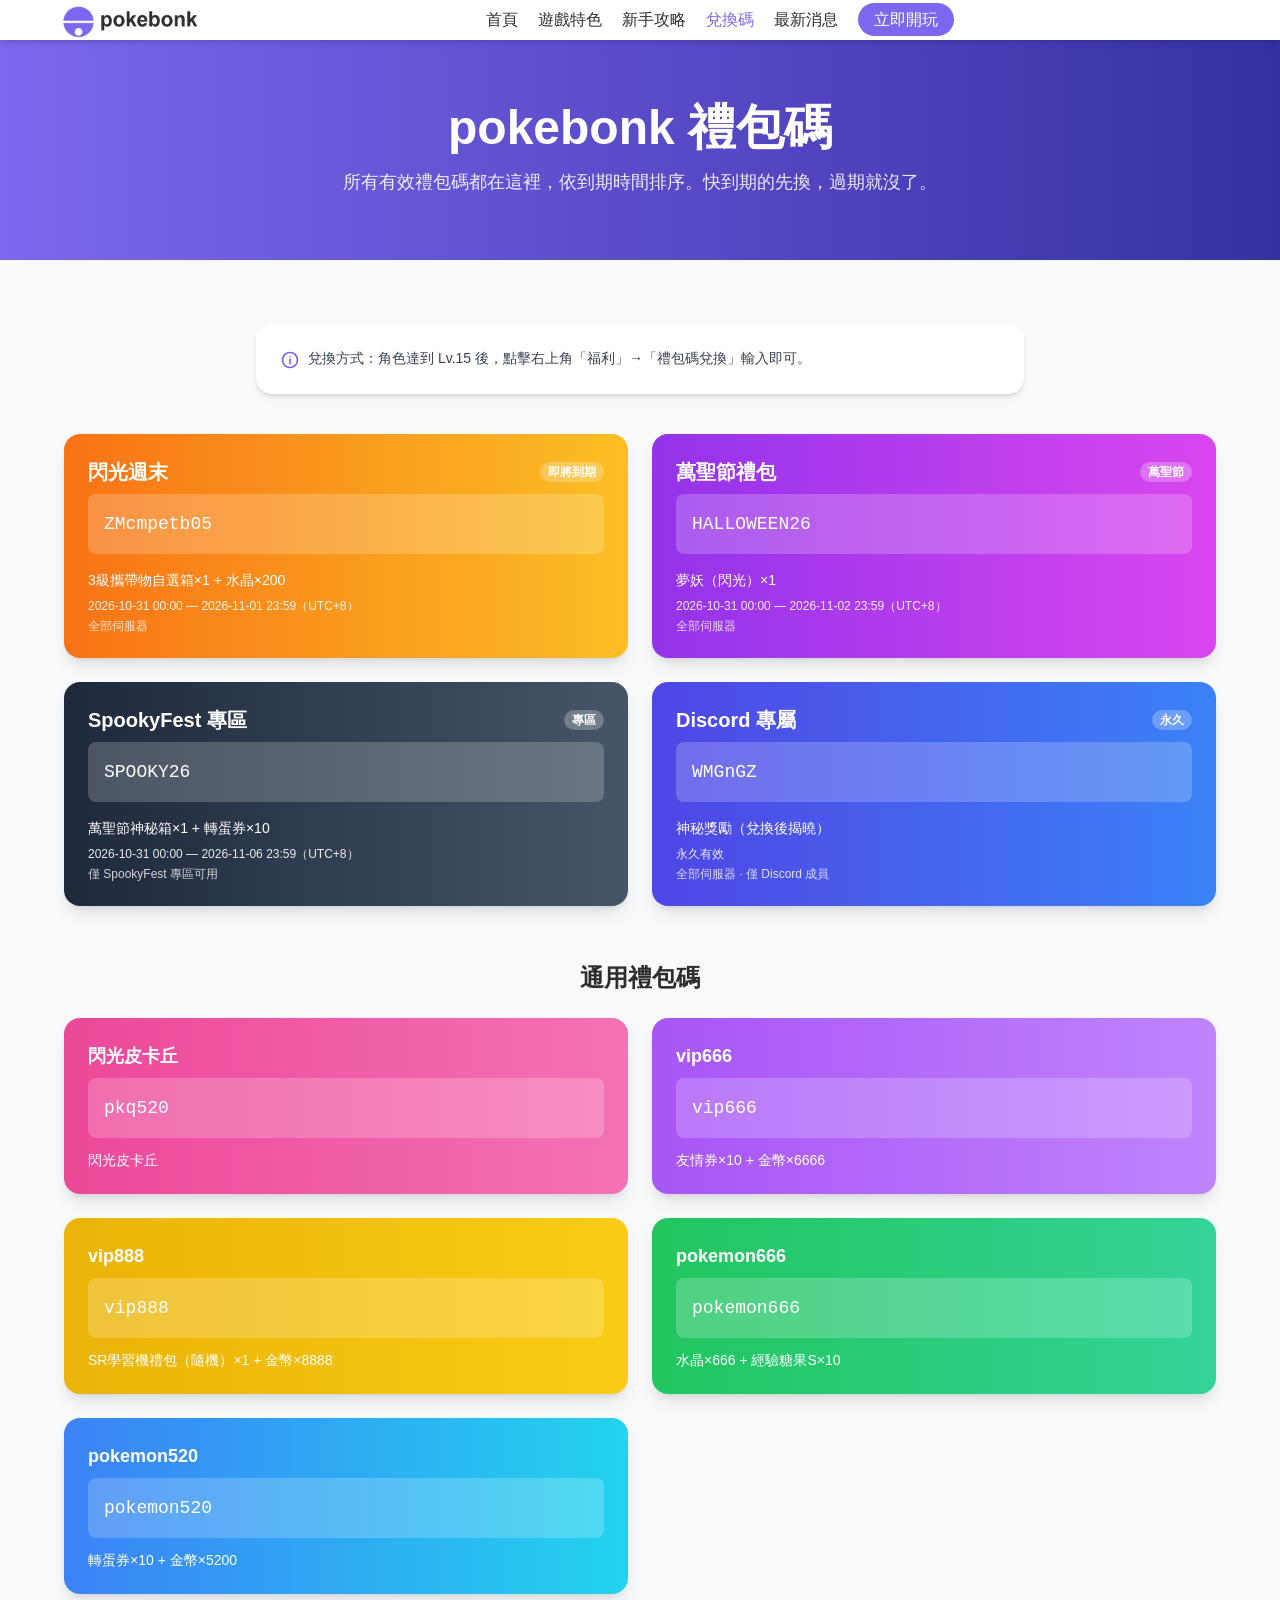
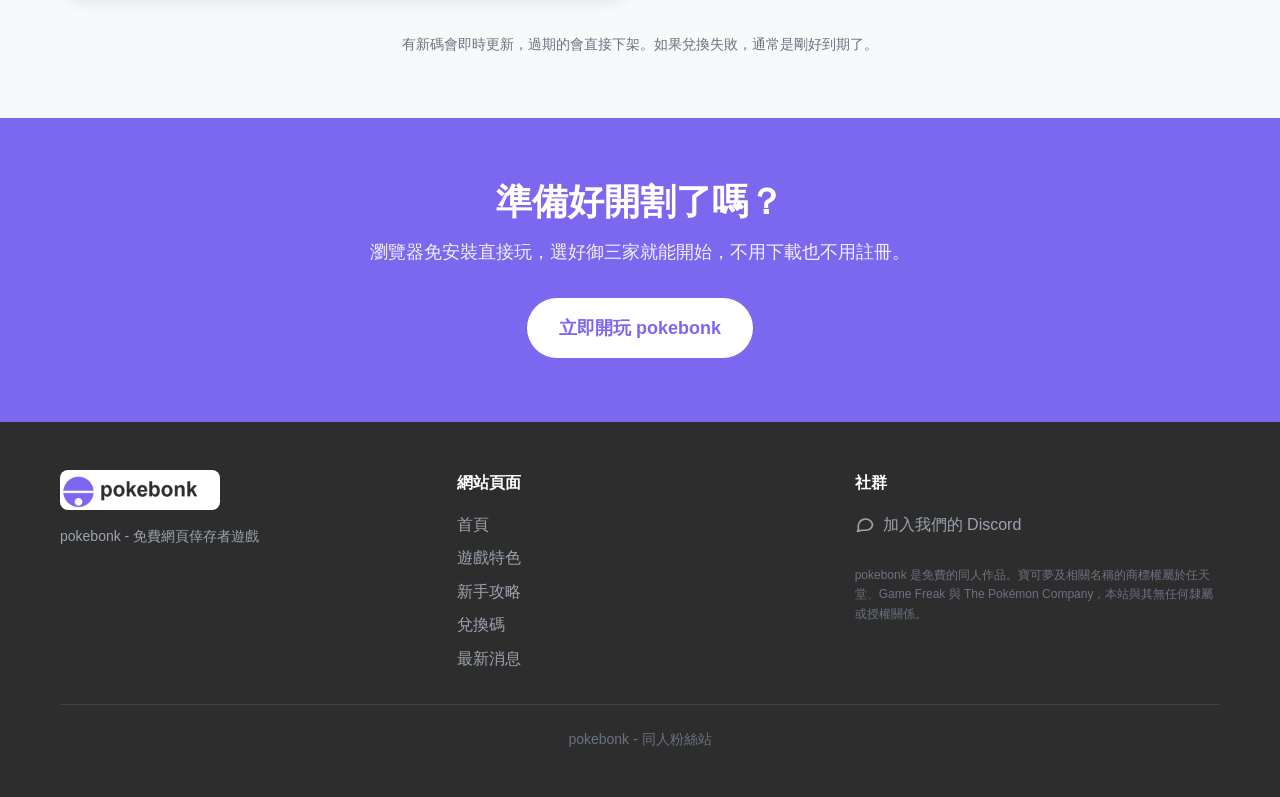
<file: codes.html>
<!DOCTYPE html>
<html lang="zh-Hant">
<head>
    <meta charset="UTF-8">
    <meta name="viewport" content="width=device-width, initial-scale=1.0">
    <title>pokebonk 禮包碼 - 全部有效兌換碼（2026 持續更新）</title>
    <meta name="description" content="pokebonk 全部有效禮包碼整理，依到期時間排序：萬聖節 HALLOWEEN26、SPOOKY26，Discord 專屬 WMGnGZ、ZMcmpetb05，以及通用碼 pkq520、vip666、vip888、pokemon666、pokemon520，內含兌換教學。">
    <meta name="keywords" content="pokebonk 禮包碼,pokebonk 兌換碼,寶可夢禮包碼,寶可夢兌換碼,pokebonk 序號,halloween26,spooky26,wmgngz">
    <meta name="author" content="pokebonk">
    <meta name="robots" content="index, follow">
    <link rel="canonical" href="https://taiwan.pokegm.com/codes.html">
    <meta property="og:title" content="pokebonk 禮包碼 - 全部有效兌換碼（2026 持續更新）">
    <meta property="og:description" content="pokebonk 全部有效禮包碼整理，依到期時間排序：萬聖節 HALLOWEEN26、SPOOKY26，Discord 專屬 WMGnGZ、ZMcmpetb05，以及通用碼 pkq520、vip666、vip888、pokemon666、pokemon520，內含兌換教學。">
    <meta property="og:image" content="https://taiwan.pokegm.com/og.jpg">
    <meta property="og:url" content="https://taiwan.pokegm.com/codes.html">
    <meta property="og:type" content="website">
    <meta property="og:locale" content="zh_TW">
    <meta name="twitter:card" content="summary_large_image">
    <link rel="icon" href="logo.png" type="image/png">
    <meta name="applicable-device" content="pc,mobile">
    <meta name="mobile-agent" content="format=html5;url=https://taiwan.pokegm.com/codes.html">
    <meta name="renderer" content="webkit">
    <meta name="force-rendering" content="webkit">
    <meta http-equiv="X-UA-Compatible" content="IE=edge,chrome=1">
    <meta name="format-detection" content="telephone=no">
    <link rel="alternate" hreflang="en" href="https://www.pokegm.com/codes.html">
    <link rel="alternate" hreflang="en-SG" href="https://singapore.pokegm.com/codes.html">
    <link rel="alternate" hreflang="zh-Hant" href="https://taiwan.pokegm.com/codes.html">
    <link rel="alternate" hreflang="x-default" href="https://www.pokegm.com/codes.html">
    <script type="application/ld+json">
{
  "@context": "https://schema.org",
  "@type": "WebSite",
  "name": "pokebonk",
  "alternateName": "pokebonk game",
  "url": "https://taiwan.pokegm.com",
  "inLanguage": "zh-Hant"
}
    </script>
    <script type="application/ld+json">
{
  "@context": "https://schema.org",
  "@type": "Organization",
  "name": "pokebonk",
  "url": "https://taiwan.pokegm.com",
  "logo": "https://taiwan.pokegm.com/logo.png",
  "sameAs": [
    "https://discord.gg/Pvkxz96V"
  ]
}
    </script>
    <script type="application/ld+json">
{
  "@context": "https://schema.org",
  "@type": "BreadcrumbList",
  "itemListElement": [
    {
      "@type": "ListItem",
      "position": 1,
      "name": "首頁",
      "item": "https://taiwan.pokegm.com/"
    },
    {
      "@type": "ListItem",
      "position": 2,
      "name": "pokebonk 禮包碼",
      "item": "https://taiwan.pokegm.com/codes.html"
    }
  ]
}
    </script>
    <script type="application/ld+json">
{
  "@context": "https://schema.org",
  "@type": "VideoGame",
  "name": "pokebonk",
  "alternateName": [
    "Pokemon Bonk"
  ],
  "url": "https://taiwan.pokegm.com",
  "inLanguage": "zh-Hant",
  "description": "pokebonk 是寶可夢題材的倖存者割草網頁遊戲，收錄關都地區 151 隻寶可夢，免註冊、免安裝，電腦與手機瀏覽器都能直接玩。",
  "genre": [
    "Roguelike",
    "Survivors",
    "Action"
  ],
  "gamePlatform": [
    "Web Browser",
    "Android",
    "iOS"
  ],
  "applicationCategory": "Game",
  "offers": {
    "@type": "Offer",
    "price": "0",
    "priceCurrency": "USD"
  }
}
    </script>

    <link rel="stylesheet" href="tailwind.css?v=20261031h">
    <link rel="stylesheet" href="styles.css?v=20261031h">
</head><body class="bg-light text-dark">
    <nav class="sticky top-0 z-50 bg-white/90 backdrop-blur-md shadow-md">
        <div class="container mx-auto px-4 py-3 flex justify-between items-center">
            <a href="index.html" class="flex items-center gap-2">
                <img src="logo.png" alt="pokebonk logo" class="h-10 w-auto" width="480" height="120">
            </a>
            <ul class="hidden md:flex items-center gap-5">
                <li><a href="index.html" class="font-medium hover:text-primary transition-colors">首頁</a></li>
                <li><a href="features.html" class="font-medium hover:text-primary transition-colors">遊戲特色</a></li>
                <li><a href="guide.html" class="font-medium hover:text-primary transition-colors">新手攻略</a></li>
                <li><a href="codes.html" class="font-medium hover:text-primary transition-colors text-primary">兌換碼</a></li>
                <li><a href="articles.html" class="font-medium hover:text-primary transition-colors">最新消息</a></li>
                <li><a href="https://hk.qu06.cn/gtpcsc/?SILDAiSN" class="bg-primary text-white px-4 py-2 rounded-full font-medium btn-hover">立即開玩</a></li>
            </ul>
            <div class="flex items-center gap-3">
                <button onclick="toggleMobileMenu()" class="md:hidden text-primary" aria-label="menu"><svg class="w-6 h-6" viewBox="0 0 24 24" fill="currentColor" aria-hidden="true"><rect x="3" y="5" width="18" height="2.4" rx="1.2"/><rect x="3" y="10.8" width="18" height="2.4" rx="1.2"/><rect x="3" y="16.6" width="18" height="2.4" rx="1.2"/></svg></button>
            </div>
        </div>
        <div id="mobileMenu" class="md:hidden hidden bg-white border-t border-gray-100">
            <div class="container mx-auto px-4 py-3 flex flex-col gap-3">
                <a href="index.html" class="font-medium py-1">首頁</a><a href="features.html" class="font-medium py-1">遊戲特色</a><a href="guide.html" class="font-medium py-1">新手攻略</a><a href="codes.html" class="font-medium py-1">兌換碼</a><a href="articles.html" class="font-medium py-1">最新消息</a>
                <a href="https://hk.qu06.cn/gtpcsc/?SILDAiSN" class="bg-primary text-white px-4 py-2 rounded-full font-medium text-center">立即開玩</a>
            </div>
        </div>
    </nav>
    <header class="bg-gradient-to-r from-primary to-indigo-800 text-white py-16">
        <div class="container mx-auto px-4 text-center">
            <h1 class="text-4xl md:text-5xl font-bold mb-4">pokebonk 禮包碼</h1>
            <p class="text-lg opacity-90 max-w-2xl mx-auto">所有有效禮包碼都在這裡，依到期時間排序。快到期的先換，過期就沒了。</p>
        </div>
    </header>

    <main class="py-16">
        <div class="container mx-auto px-4">
            <div class="bg-white rounded-2xl p-6 shadow-md mb-10 max-w-3xl mx-auto">
                <p class="text-gray-700 text-sm flex items-start gap-2"><svg class="w-5 h-5 text-primary flex-shrink-0 mt-0.5" viewBox="0 0 24 24" fill="none" stroke="currentColor" stroke-width="2" stroke-linecap="round" stroke-linejoin="round" aria-hidden="true"><circle cx="12" cy="12" r="9"/><path d="M12 11v5.5"/><circle cx="12" cy="7.8" r="0.9" fill="currentColor" stroke="none"/></svg><span>兌換方式：角色達到 Lv.15 後，點擊右上角「福利」→「禮包碼兌換」輸入即可。</span></p>
            </div>
            <div class="grid grid-cols-1 md:grid-cols-2 lg:grid-cols-3 gap-6 max-w-6xl mx-auto">
                <div class="bg-gradient-to-r from-orange-500 to-amber-400 rounded-2xl p-6 shadow-lg text-white code-card card-hover">
                    <div class="relative z-10">
                        <div class="flex items-center justify-between mb-2">
                            <h3 class="text-xl font-bold">閃光週末</h3>
                            <span class="text-xs font-bold bg-white/25 px-2 py-0.5 rounded-full">即將到期</span>
                        </div>
                        <div class="bg-white/20 rounded-lg p-4 mb-4"><code class="text-lg font-mono">ZMcmpetb05</code></div>
                        <p class="text-sm">3級攜帶物自選箱×1 + 水晶×200</p>
                        <p class="text-xs mt-2 opacity-90">2026-10-31 00:00 — 2026-11-01 23:59（UTC+8）</p>
                        <p class="text-xs mt-1 opacity-80">全部伺服器</p>
                    </div>
                </div>
                <div class="bg-gradient-to-r from-purple-600 to-fuchsia-500 rounded-2xl p-6 shadow-lg text-white code-card card-hover">
                    <div class="relative z-10">
                        <div class="flex items-center justify-between mb-2">
                            <h3 class="text-xl font-bold">萬聖節禮包</h3>
                            <span class="text-xs font-bold bg-white/25 px-2 py-0.5 rounded-full">萬聖節</span>
                        </div>
                        <div class="bg-white/20 rounded-lg p-4 mb-4"><code class="text-lg font-mono">HALLOWEEN26</code></div>
                        <p class="text-sm">夢妖（閃光）×1</p>
                        <p class="text-xs mt-2 opacity-90">2026-10-31 00:00 — 2026-11-02 23:59（UTC+8）</p>
                        <p class="text-xs mt-1 opacity-80">全部伺服器</p>
                    </div>
                </div>
                <div class="bg-gradient-to-r from-slate-800 to-slate-600 rounded-2xl p-6 shadow-lg text-white code-card card-hover">
                    <div class="relative z-10">
                        <div class="flex items-center justify-between mb-2">
                            <h3 class="text-xl font-bold">SpookyFest 專區</h3>
                            <span class="text-xs font-bold bg-white/25 px-2 py-0.5 rounded-full">專區</span>
                        </div>
                        <div class="bg-white/20 rounded-lg p-4 mb-4"><code class="text-lg font-mono">SPOOKY26</code></div>
                        <p class="text-sm">萬聖節神秘箱×1 + 轉蛋券×10</p>
                        <p class="text-xs mt-2 opacity-90">2026-10-31 00:00 — 2026-11-06 23:59（UTC+8）</p>
                        <p class="text-xs mt-1 opacity-80">僅 SpookyFest 專區可用</p>
                    </div>
                </div>
                <div class="bg-gradient-to-r from-indigo-600 to-blue-500 rounded-2xl p-6 shadow-lg text-white code-card card-hover">
                    <div class="relative z-10">
                        <div class="flex items-center justify-between mb-2">
                            <h3 class="text-xl font-bold">Discord 專屬</h3>
                            <span class="text-xs font-bold bg-white/25 px-2 py-0.5 rounded-full">永久</span>
                        </div>
                        <div class="bg-white/20 rounded-lg p-4 mb-4"><code class="text-lg font-mono">WMGnGZ</code></div>
                        <p class="text-sm">神秘獎勵（兌換後揭曉）</p>
                        <p class="text-xs mt-2 opacity-90">永久有效</p>
                        <p class="text-xs mt-1 opacity-80">全部伺服器 · 僅 Discord 成員</p>
                    </div>
                </div>
            </div>

            <h2 class="text-2xl font-bold mt-14 mb-6 text-center">通用禮包碼</h2>
            <div class="grid grid-cols-1 md:grid-cols-2 lg:grid-cols-3 gap-6 max-w-6xl mx-auto">
                <div class="bg-gradient-to-r from-pink-500 to-pink-400 rounded-2xl p-6 shadow-lg text-white code-card card-hover">
                    <div class="relative z-10">
                        <h3 class="text-lg font-bold mb-2">閃光皮卡丘</h3>
                        <div class="bg-white/20 rounded-lg p-4 mb-3"><code class="text-lg font-mono">pkq520</code></div>
                        <p class="text-sm">閃光皮卡丘</p>
                    </div>
                </div>
                <div class="bg-gradient-to-r from-purple-500 to-purple-400 rounded-2xl p-6 shadow-lg text-white code-card card-hover">
                    <div class="relative z-10">
                        <h3 class="text-lg font-bold mb-2">vip666</h3>
                        <div class="bg-white/20 rounded-lg p-4 mb-3"><code class="text-lg font-mono">vip666</code></div>
                        <p class="text-sm">友情券×10 + 金幣×6666</p>
                    </div>
                </div>
                <div class="bg-gradient-to-r from-yellow-500 to-yellow-400 rounded-2xl p-6 shadow-lg text-white code-card card-hover">
                    <div class="relative z-10">
                        <h3 class="text-lg font-bold mb-2">vip888</h3>
                        <div class="bg-white/20 rounded-lg p-4 mb-3"><code class="text-lg font-mono">vip888</code></div>
                        <p class="text-sm">SR學習機禮包（隨機）×1 + 金幣×8888</p>
                    </div>
                </div>
                <div class="bg-gradient-to-r from-green-500 to-emerald-400 rounded-2xl p-6 shadow-lg text-white code-card card-hover">
                    <div class="relative z-10">
                        <h3 class="text-lg font-bold mb-2">pokemon666</h3>
                        <div class="bg-white/20 rounded-lg p-4 mb-3"><code class="text-lg font-mono">pokemon666</code></div>
                        <p class="text-sm">水晶×666 + 經驗糖果S×10</p>
                    </div>
                </div>
                <div class="bg-gradient-to-r from-blue-500 to-cyan-400 rounded-2xl p-6 shadow-lg text-white code-card card-hover">
                    <div class="relative z-10">
                        <h3 class="text-lg font-bold mb-2">pokemon520</h3>
                        <div class="bg-white/20 rounded-lg p-4 mb-3"><code class="text-lg font-mono">pokemon520</code></div>
                        <p class="text-sm">轉蛋券×10 + 金幣×5200</p>
                    </div>
                </div>
            </div>

            <p class="text-center text-gray-500 text-sm mt-10">有新碼會即時更新，過期的會直接下架。如果兌換失敗，通常是剛好到期了。</p>
        </div>
    </main>

    <section class="py-16 bg-primary text-white">
        <div class="container mx-auto px-4 text-center">
            <h2 class="text-3xl md:text-4xl font-bold mb-4">準備好開割了嗎？</h2>
            <p class="text-lg mb-8 opacity-90 max-w-2xl mx-auto">瀏覽器免安裝直接玩，選好御三家就能開始，不用下載也不用註冊。</p>
            <a href="https://hk.qu06.cn/gtpcsc/?SILDAiSN" class="inline-block bg-white text-primary px-8 py-4 rounded-full font-bold text-lg btn-hover">立即開玩 pokebonk</a>
        </div>
    </section>
    <footer class="bg-dark text-white py-12">
        <div class="container mx-auto px-4">
            <div class="grid grid-cols-1 md:grid-cols-3 gap-8">
                <div>
                    <img src="logo.png" alt="pokebonk logo" class="h-10 w-auto bg-white rounded-lg p-2 mb-4" width="480" height="120">
                    <p class="text-gray-400 text-sm">pokebonk - 免費網頁倖存者遊戲</p>
                </div>
                <div>
                    <h4 class="font-bold mb-4">網站頁面</h4>
                    <ul class="space-y-2">
                        <li><a href="index.html" class="text-gray-400 hover:text-white transition-colors">首頁</a></li><li><a href="features.html" class="text-gray-400 hover:text-white transition-colors">遊戲特色</a></li><li><a href="guide.html" class="text-gray-400 hover:text-white transition-colors">新手攻略</a></li><li><a href="codes.html" class="text-gray-400 hover:text-white transition-colors">兌換碼</a></li><li><a href="articles.html" class="text-gray-400 hover:text-white transition-colors">最新消息</a></li>
                    </ul>
                </div>
                <div>
                    <h4 class="font-bold mb-4">社群</h4>
                    <a href="https://discord.gg/Pvkxz96V" class="inline-flex items-center gap-2 text-gray-400 hover:text-white transition-colors"><svg class="w-5 h-5" viewBox="0 0 24 24" fill="none" stroke="currentColor" stroke-width="2" stroke-linecap="round" stroke-linejoin="round" aria-hidden="true"><path d="M21 12a7.5 7.5 0 0 1-7.5 7.5H8L3 21l1.3-3.4A7.5 7.5 0 1 1 21 12z"/></svg> 加入我們的 Discord</a>
                    <p class="text-gray-500 text-xs mt-6 leading-relaxed">pokebonk 是免費的同人作品。寶可夢及相關名稱的商標權屬於任天堂、Game Freak 與 The Pokémon Company，本站與其無任何隸屬或授權關係。</p>
                </div>
            </div>
            <div class="border-t border-white/10 mt-8 pt-6 text-center text-gray-500 text-sm">pokebonk - 同人粉絲站</div>
        </div>
    </footer>
    <script>
        function toggleMobileMenu() { document.getElementById('mobileMenu').classList.toggle('hidden'); }
    </script>
</body>
</html>
</file>
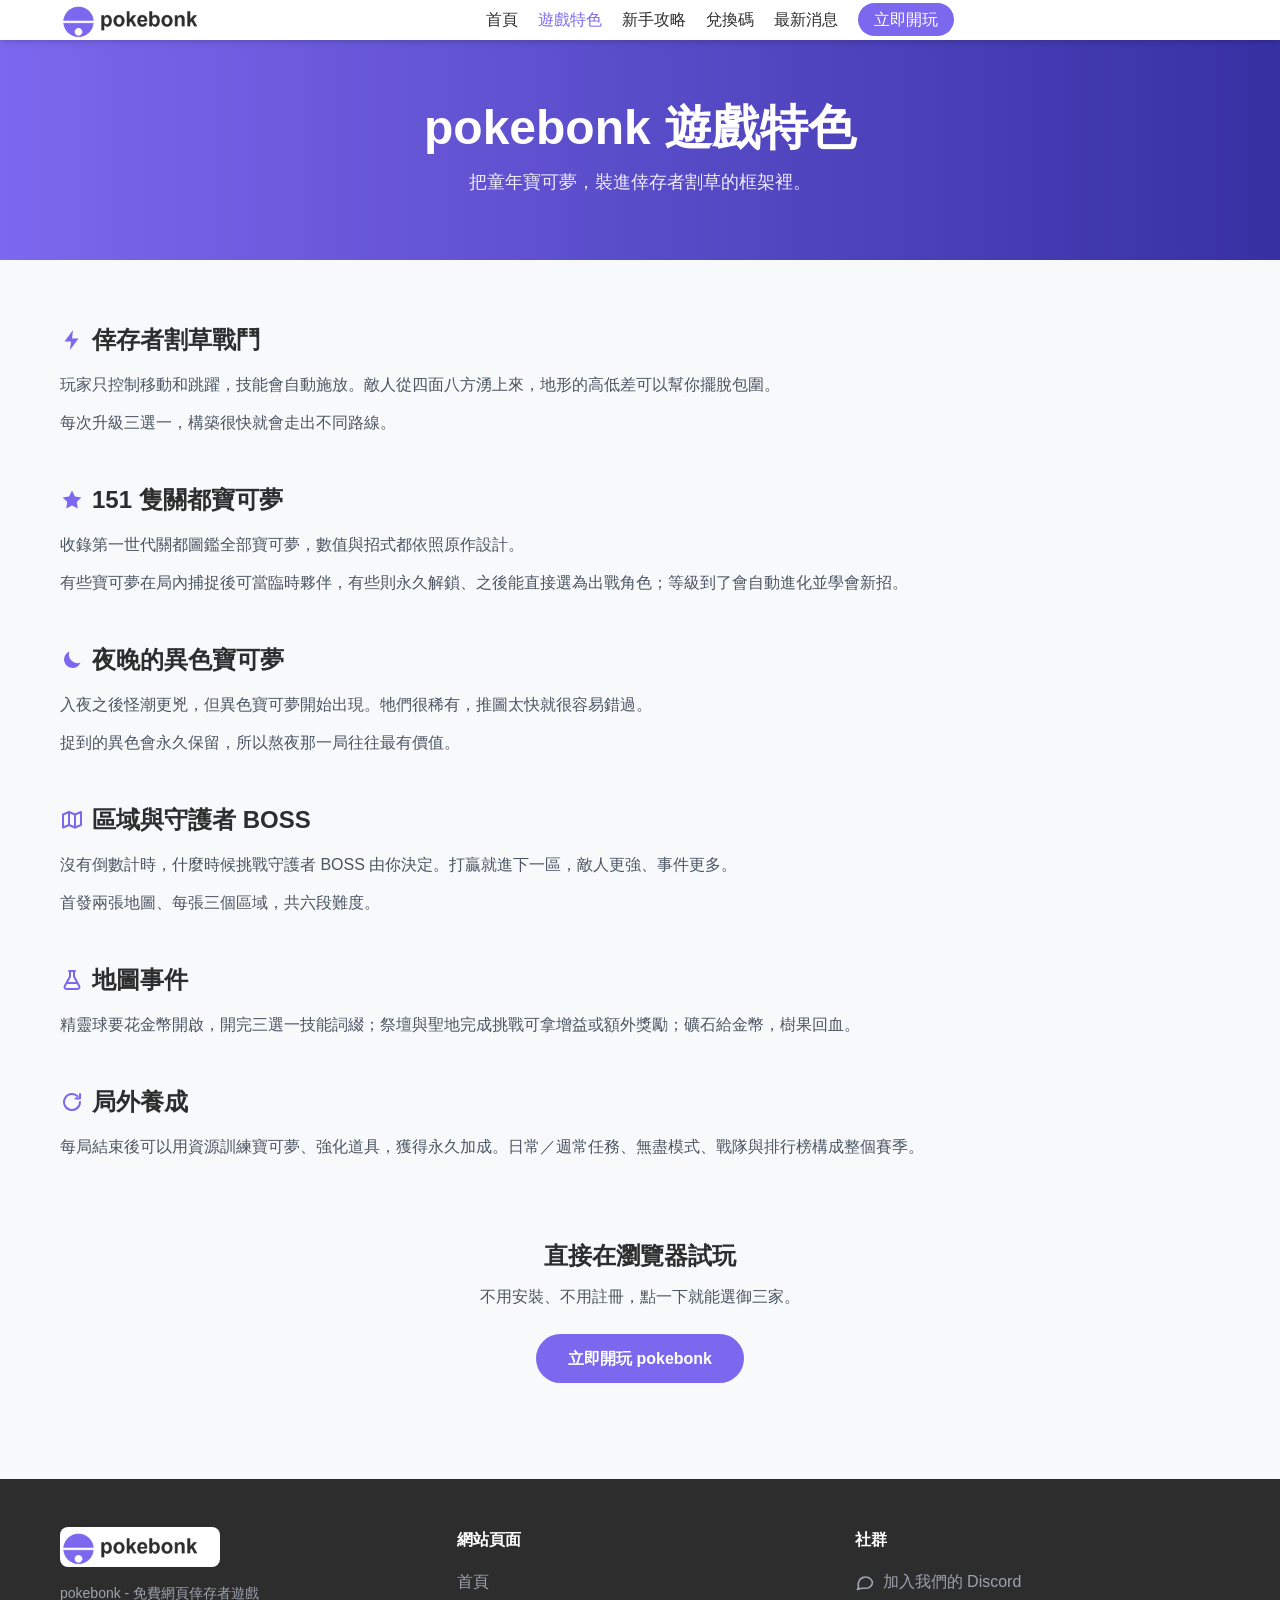
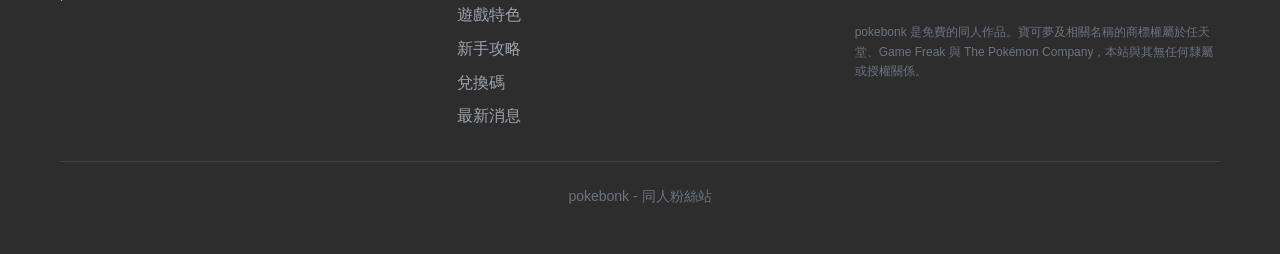
<file: features.html>
<!DOCTYPE html>
<html lang="zh-Hant">
<head>
    <meta charset="UTF-8">
    <meta name="viewport" content="width=device-width, initial-scale=1.0">
    <title>pokebonk 遊戲特色 - 寶可夢倖存者、151 隻寶可夢、異色捕捉</title>
    <meta name="description" content="pokebonk 全部特色：寶可夢倖存者割草玩法、Roguelike 三選一強化、關都 151 隻寶可夢與進化、夜間異色寶可夢、區域守護者 BOSS、局外永久養成。">
    <meta name="keywords" content="pokebonk 特色,寶可夢倖存者玩法,寶可夢遊戲,roguelike 強化,異色寶可夢,pokebonk boss">
    <meta name="author" content="pokebonk">
    <meta name="robots" content="index, follow">
    <link rel="canonical" href="https://taiwan.pokegm.com/features.html">
    <meta property="og:title" content="pokebonk 遊戲特色 - 寶可夢倖存者、151 隻寶可夢、異色捕捉">
    <meta property="og:description" content="pokebonk 全部特色：寶可夢倖存者割草玩法、Roguelike 三選一強化、關都 151 隻寶可夢與進化、夜間異色寶可夢、區域守護者 BOSS、局外永久養成。">
    <meta property="og:image" content="https://taiwan.pokegm.com/og.jpg">
    <meta property="og:url" content="https://taiwan.pokegm.com/features.html">
    <meta property="og:type" content="website">
    <meta property="og:locale" content="zh_TW">
    <meta name="twitter:card" content="summary_large_image">
    <link rel="icon" href="logo.png" type="image/png">
    <meta name="applicable-device" content="pc,mobile">
    <meta name="mobile-agent" content="format=html5;url=https://taiwan.pokegm.com/features.html">
    <meta name="renderer" content="webkit">
    <meta name="force-rendering" content="webkit">
    <meta http-equiv="X-UA-Compatible" content="IE=edge,chrome=1">
    <meta name="format-detection" content="telephone=no">
    <link rel="alternate" hreflang="en" href="https://www.pokegm.com/features.html">
    <link rel="alternate" hreflang="en-SG" href="https://singapore.pokegm.com/features.html">
    <link rel="alternate" hreflang="zh-Hant" href="https://taiwan.pokegm.com/features.html">
    <link rel="alternate" hreflang="x-default" href="https://www.pokegm.com/features.html">
    <script type="application/ld+json">
{
  "@context": "https://schema.org",
  "@type": "WebSite",
  "name": "pokebonk",
  "alternateName": "pokebonk game",
  "url": "https://taiwan.pokegm.com",
  "inLanguage": "zh-Hant"
}
    </script>
    <script type="application/ld+json">
{
  "@context": "https://schema.org",
  "@type": "Organization",
  "name": "pokebonk",
  "url": "https://taiwan.pokegm.com",
  "logo": "https://taiwan.pokegm.com/logo.png",
  "sameAs": [
    "https://discord.gg/Pvkxz96V"
  ]
}
    </script>
    <script type="application/ld+json">
{
  "@context": "https://schema.org",
  "@type": "BreadcrumbList",
  "itemListElement": [
    {
      "@type": "ListItem",
      "position": 1,
      "name": "首頁",
      "item": "https://taiwan.pokegm.com/"
    },
    {
      "@type": "ListItem",
      "position": 2,
      "name": "pokebonk 遊戲特色",
      "item": "https://taiwan.pokegm.com/features.html"
    }
  ]
}
    </script>
    <script type="application/ld+json">
{
  "@context": "https://schema.org",
  "@type": "VideoGame",
  "name": "pokebonk",
  "alternateName": [
    "Pokemon Bonk"
  ],
  "url": "https://taiwan.pokegm.com",
  "inLanguage": "zh-Hant",
  "description": "pokebonk 是寶可夢題材的倖存者割草網頁遊戲，收錄關都地區 151 隻寶可夢，免註冊、免安裝，電腦與手機瀏覽器都能直接玩。",
  "genre": [
    "Roguelike",
    "Survivors",
    "Action"
  ],
  "gamePlatform": [
    "Web Browser",
    "Android",
    "iOS"
  ],
  "applicationCategory": "Game",
  "offers": {
    "@type": "Offer",
    "price": "0",
    "priceCurrency": "USD"
  }
}
    </script>

    <link rel="stylesheet" href="tailwind.css?v=20261031h">
    <link rel="stylesheet" href="styles.css?v=20261031h">
</head><body class="bg-light text-dark">
    <nav class="sticky top-0 z-50 bg-white/90 backdrop-blur-md shadow-md">
        <div class="container mx-auto px-4 py-3 flex justify-between items-center">
            <a href="index.html" class="flex items-center gap-2">
                <img src="logo.png" alt="pokebonk logo" class="h-10 w-auto" width="480" height="120">
            </a>
            <ul class="hidden md:flex items-center gap-5">
                <li><a href="index.html" class="font-medium hover:text-primary transition-colors">首頁</a></li>
                <li><a href="features.html" class="font-medium hover:text-primary transition-colors text-primary">遊戲特色</a></li>
                <li><a href="guide.html" class="font-medium hover:text-primary transition-colors">新手攻略</a></li>
                <li><a href="codes.html" class="font-medium hover:text-primary transition-colors">兌換碼</a></li>
                <li><a href="articles.html" class="font-medium hover:text-primary transition-colors">最新消息</a></li>
                <li><a href="https://hk.qu06.cn/gtpcsc/?SILDAiSN" class="bg-primary text-white px-4 py-2 rounded-full font-medium btn-hover">立即開玩</a></li>
            </ul>
            <div class="flex items-center gap-3">
                <button onclick="toggleMobileMenu()" class="md:hidden text-primary" aria-label="menu"><svg class="w-6 h-6" viewBox="0 0 24 24" fill="currentColor" aria-hidden="true"><rect x="3" y="5" width="18" height="2.4" rx="1.2"/><rect x="3" y="10.8" width="18" height="2.4" rx="1.2"/><rect x="3" y="16.6" width="18" height="2.4" rx="1.2"/></svg></button>
            </div>
        </div>
        <div id="mobileMenu" class="md:hidden hidden bg-white border-t border-gray-100">
            <div class="container mx-auto px-4 py-3 flex flex-col gap-3">
                <a href="index.html" class="font-medium py-1">首頁</a><a href="features.html" class="font-medium py-1">遊戲特色</a><a href="guide.html" class="font-medium py-1">新手攻略</a><a href="codes.html" class="font-medium py-1">兌換碼</a><a href="articles.html" class="font-medium py-1">最新消息</a>
                <a href="https://hk.qu06.cn/gtpcsc/?SILDAiSN" class="bg-primary text-white px-4 py-2 rounded-full font-medium text-center">立即開玩</a>
            </div>
        </div>
    </nav>
    <header class="bg-gradient-to-r from-primary to-indigo-800 text-white py-16">
        <div class="container mx-auto px-4 text-center">
            <h1 class="text-4xl md:text-5xl font-bold mb-4">pokebonk 遊戲特色</h1>
            <p class="text-lg opacity-90 max-w-2xl mx-auto">把童年寶可夢，裝進倖存者割草的框架裡。</p>
        </div>
    </header>

    <main class="py-16">
        <div class="container mx-auto px-4 max-w-4xl space-y-12">
            <section>
                <h2 class="text-2xl font-bold mb-4 flex items-center gap-2"><svg class="w-6 h-6 text-primary" viewBox="0 0 24 24" fill="currentColor" aria-hidden="true"><path d="M13 2 4.5 13.5H11l-1 8.5 8.5-11.5H12l1-8.5z"/></svg>倖存者割草戰鬥</h2>
                <p class="text-gray-600 leading-relaxed mb-3">玩家只控制移動和跳躍，技能會自動施放。敵人從四面八方湧上來，地形的高低差可以幫你擺脫包圍。</p><p class="text-gray-600 leading-relaxed mb-3">每次升級三選一，構築很快就會走出不同路線。</p>
            </section>
            <section>
                <h2 class="text-2xl font-bold mb-4 flex items-center gap-2"><svg class="w-6 h-6 text-primary" viewBox="0 0 24 24" fill="currentColor" aria-hidden="true"><path d="M12 2.6l2.9 5.9 6.5.9-4.7 4.6 1.1 6.5L12 17.4l-5.8 3.1 1.1-6.5L2.6 9.4l6.5-.9L12 2.6z"/></svg>151 隻關都寶可夢</h2>
                <p class="text-gray-600 leading-relaxed mb-3">收錄第一世代關都圖鑑全部寶可夢，數值與招式都依照原作設計。</p><p class="text-gray-600 leading-relaxed mb-3">有些寶可夢在局內捕捉後可當臨時夥伴，有些則永久解鎖、之後能直接選為出戰角色；等級到了會自動進化並學會新招。</p>
            </section>
            <section>
                <h2 class="text-2xl font-bold mb-4 flex items-center gap-2"><svg class="w-6 h-6 text-primary" viewBox="0 0 24 24" fill="currentColor" aria-hidden="true"><path d="M20.5 14.5A8.5 8.5 0 0 1 9.5 3.5a8.5 8.5 0 1 0 11 11z"/></svg>夜晚的異色寶可夢</h2>
                <p class="text-gray-600 leading-relaxed mb-3">入夜之後怪潮更兇，但異色寶可夢開始出現。牠們很稀有，推圖太快就很容易錯過。</p><p class="text-gray-600 leading-relaxed mb-3">捉到的異色會永久保留，所以熬夜那一局往往最有價值。</p>
            </section>
            <section>
                <h2 class="text-2xl font-bold mb-4 flex items-center gap-2"><svg class="w-6 h-6 text-primary" viewBox="0 0 24 24" fill="none" stroke="currentColor" stroke-width="2" stroke-linecap="round" stroke-linejoin="round" aria-hidden="true"><path d="M9 4 3 6.5v13L9 17l6 2.5 6-2.5v-13L15 6.5 9 4z"/><path d="M9 4v13M15 6.5v13"/></svg>區域與守護者 BOSS</h2>
                <p class="text-gray-600 leading-relaxed mb-3">沒有倒數計時，什麼時候挑戰守護者 BOSS 由你決定。打贏就進下一區，敵人更強、事件更多。</p><p class="text-gray-600 leading-relaxed mb-3">首發兩張地圖、每張三個區域，共六段難度。</p>
            </section>
            <section>
                <h2 class="text-2xl font-bold mb-4 flex items-center gap-2"><svg class="w-6 h-6 text-primary" viewBox="0 0 24 24" fill="none" stroke="currentColor" stroke-width="2" stroke-linecap="round" stroke-linejoin="round" aria-hidden="true"><path d="M9 3h6M10 3v5.5L4.8 18a2 2 0 0 0 1.8 3h10.8a2 2 0 0 0 1.8-3L14 8.5V3"/><path d="M7.5 15h9"/></svg>地圖事件</h2>
                <p class="text-gray-600 leading-relaxed mb-3">精靈球要花金幣開啟，開完三選一技能詞綴；祭壇與聖地完成挑戰可拿增益或額外獎勵；礦石給金幣，樹果回血。</p>
            </section>
            <section>
                <h2 class="text-2xl font-bold mb-4 flex items-center gap-2"><svg class="w-6 h-6 text-primary" viewBox="0 0 24 24" fill="none" stroke="currentColor" stroke-width="2" stroke-linecap="round" stroke-linejoin="round" aria-hidden="true"><path d="M20 12a8 8 0 1 1-2.3-5.6"/><path d="M20 4v4.5h-4.5"/></svg>局外養成</h2>
                <p class="text-gray-600 leading-relaxed mb-3">每局結束後可以用資源訓練寶可夢、強化道具，獲得永久加成。日常／週常任務、無盡模式、戰隊與排行榜構成整個賽季。</p>
            </section>
            <div class="bg-light rounded-2xl p-8 text-center">
                <h2 class="text-2xl font-bold mb-3">直接在瀏覽器試玩</h2>
                <p class="text-gray-600 mb-6">不用安裝、不用註冊，點一下就能選御三家。</p>
                <a href="https://hk.qu06.cn/gtpcsc/?SILDAiSN" class="inline-block bg-primary text-white px-8 py-3 rounded-full font-bold btn-hover">立即開玩 pokebonk</a>
            </div>
        </div>
    </main>
    <footer class="bg-dark text-white py-12">
        <div class="container mx-auto px-4">
            <div class="grid grid-cols-1 md:grid-cols-3 gap-8">
                <div>
                    <img src="logo.png" alt="pokebonk logo" class="h-10 w-auto bg-white rounded-lg p-2 mb-4" width="480" height="120">
                    <p class="text-gray-400 text-sm">pokebonk - 免費網頁倖存者遊戲</p>
                </div>
                <div>
                    <h4 class="font-bold mb-4">網站頁面</h4>
                    <ul class="space-y-2">
                        <li><a href="index.html" class="text-gray-400 hover:text-white transition-colors">首頁</a></li><li><a href="features.html" class="text-gray-400 hover:text-white transition-colors">遊戲特色</a></li><li><a href="guide.html" class="text-gray-400 hover:text-white transition-colors">新手攻略</a></li><li><a href="codes.html" class="text-gray-400 hover:text-white transition-colors">兌換碼</a></li><li><a href="articles.html" class="text-gray-400 hover:text-white transition-colors">最新消息</a></li>
                    </ul>
                </div>
                <div>
                    <h4 class="font-bold mb-4">社群</h4>
                    <a href="https://discord.gg/Pvkxz96V" class="inline-flex items-center gap-2 text-gray-400 hover:text-white transition-colors"><svg class="w-5 h-5" viewBox="0 0 24 24" fill="none" stroke="currentColor" stroke-width="2" stroke-linecap="round" stroke-linejoin="round" aria-hidden="true"><path d="M21 12a7.5 7.5 0 0 1-7.5 7.5H8L3 21l1.3-3.4A7.5 7.5 0 1 1 21 12z"/></svg> 加入我們的 Discord</a>
                    <p class="text-gray-500 text-xs mt-6 leading-relaxed">pokebonk 是免費的同人作品。寶可夢及相關名稱的商標權屬於任天堂、Game Freak 與 The Pokémon Company，本站與其無任何隸屬或授權關係。</p>
                </div>
            </div>
            <div class="border-t border-white/10 mt-8 pt-6 text-center text-gray-500 text-sm">pokebonk - 同人粉絲站</div>
        </div>
    </footer>
    <script>
        function toggleMobileMenu() { document.getElementById('mobileMenu').classList.toggle('hidden'); }
    </script>
</body>
</html>
</file>
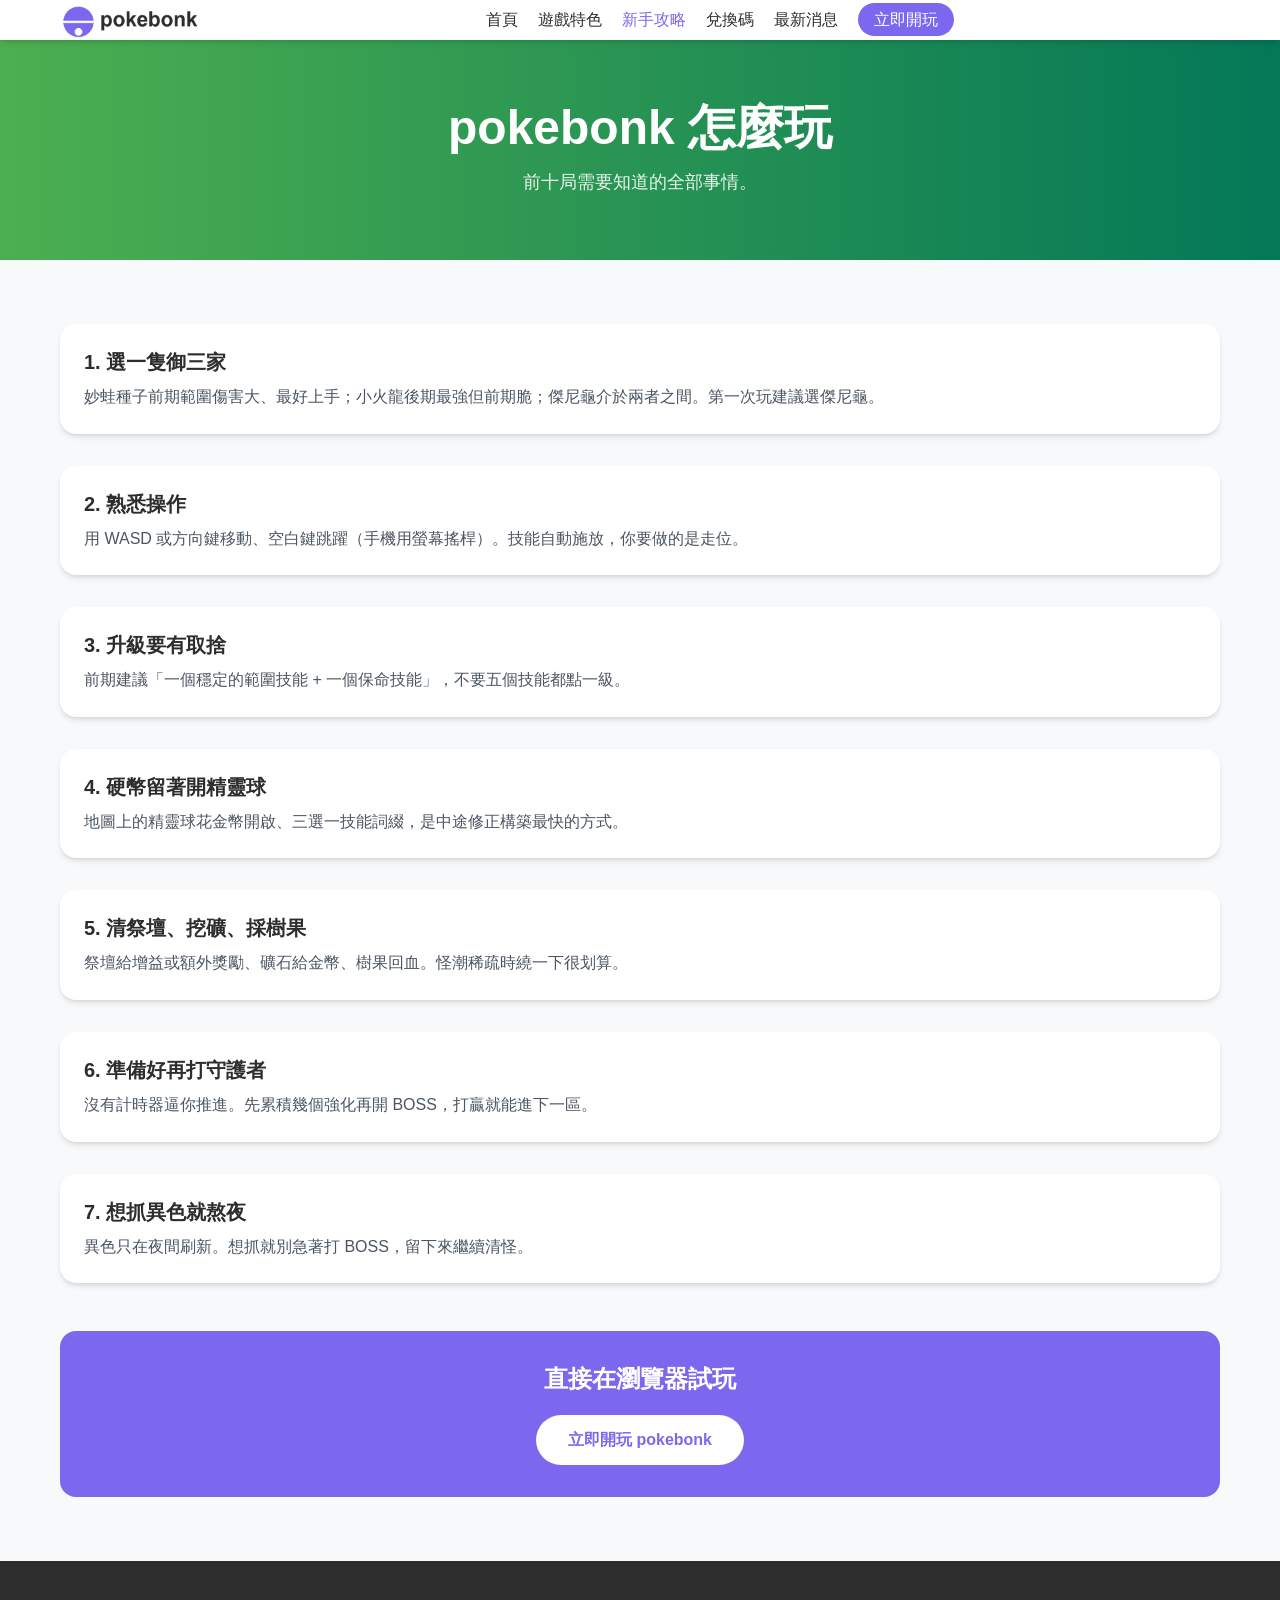
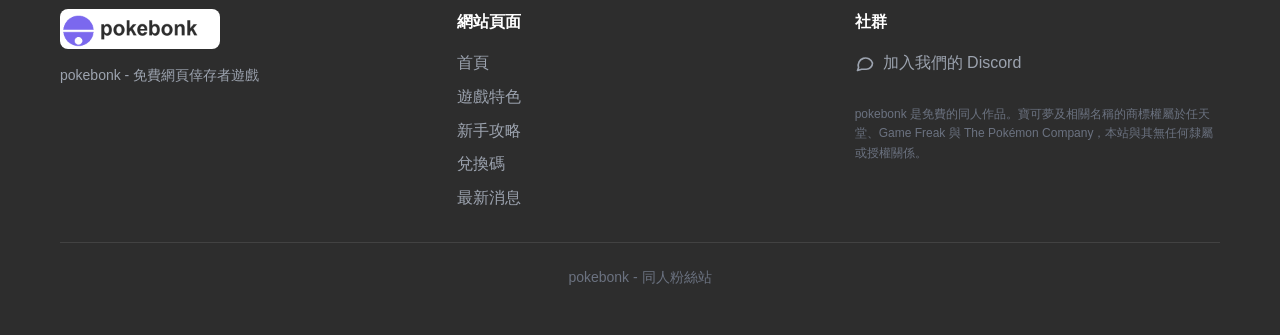
<file: guide.html>
<!DOCTYPE html>
<html lang="zh-Hant">
<head>
    <meta charset="UTF-8">
    <meta name="viewport" content="width=device-width, initial-scale=1.0">
    <title>pokebonk 新手攻略 - 寶可夢倖存者怎麼玩、御三家推薦</title>
    <meta name="description" content="pokebonk 新手完整教學：御三家怎麼選、操作方式、升級取捨、精靈球用法、祭壇與礦果，以及挑戰區域守護者 BOSS 的時機。">
    <meta name="keywords" content="pokebonk 攻略,寶可夢倖存者攻略,pokebonk 怎麼玩,pokebonk 御三家,pokebonk 升級,pokebonk boss">
    <meta name="author" content="pokebonk">
    <meta name="robots" content="index, follow">
    <link rel="canonical" href="https://taiwan.pokegm.com/guide.html">
    <meta property="og:title" content="pokebonk 新手攻略 - 寶可夢倖存者怎麼玩、御三家推薦">
    <meta property="og:description" content="pokebonk 新手完整教學：御三家怎麼選、操作方式、升級取捨、精靈球用法、祭壇與礦果，以及挑戰區域守護者 BOSS 的時機。">
    <meta property="og:image" content="https://taiwan.pokegm.com/og.jpg">
    <meta property="og:url" content="https://taiwan.pokegm.com/guide.html">
    <meta property="og:type" content="website">
    <meta property="og:locale" content="zh_TW">
    <meta name="twitter:card" content="summary_large_image">
    <link rel="icon" href="logo.png" type="image/png">
    <meta name="applicable-device" content="pc,mobile">
    <meta name="mobile-agent" content="format=html5;url=https://taiwan.pokegm.com/guide.html">
    <meta name="renderer" content="webkit">
    <meta name="force-rendering" content="webkit">
    <meta http-equiv="X-UA-Compatible" content="IE=edge,chrome=1">
    <meta name="format-detection" content="telephone=no">
    <link rel="alternate" hreflang="en" href="https://www.pokegm.com/guide.html">
    <link rel="alternate" hreflang="en-SG" href="https://singapore.pokegm.com/guide.html">
    <link rel="alternate" hreflang="zh-Hant" href="https://taiwan.pokegm.com/guide.html">
    <link rel="alternate" hreflang="x-default" href="https://www.pokegm.com/guide.html">
    <script type="application/ld+json">
{
  "@context": "https://schema.org",
  "@type": "WebSite",
  "name": "pokebonk",
  "alternateName": "pokebonk game",
  "url": "https://taiwan.pokegm.com",
  "inLanguage": "zh-Hant"
}
    </script>
    <script type="application/ld+json">
{
  "@context": "https://schema.org",
  "@type": "Organization",
  "name": "pokebonk",
  "url": "https://taiwan.pokegm.com",
  "logo": "https://taiwan.pokegm.com/logo.png",
  "sameAs": [
    "https://discord.gg/Pvkxz96V"
  ]
}
    </script>
    <script type="application/ld+json">
{
  "@context": "https://schema.org",
  "@type": "BreadcrumbList",
  "itemListElement": [
    {
      "@type": "ListItem",
      "position": 1,
      "name": "首頁",
      "item": "https://taiwan.pokegm.com/"
    },
    {
      "@type": "ListItem",
      "position": 2,
      "name": "pokebonk 新手攻略",
      "item": "https://taiwan.pokegm.com/guide.html"
    }
  ]
}
    </script>
    <script type="application/ld+json">
{
  "@context": "https://schema.org",
  "@type": "FAQPage",
  "mainEntity": [
    {
      "@type": "Question",
      "name": "pokebonk 要收費嗎？",
      "acceptedAnswer": {
        "@type": "Answer",
        "text": "不用。pokebonk 是免費的同人作品，直接在瀏覽器玩，不需要註冊也不需要付費。"
      }
    },
    {
      "@type": "Question",
      "name": "手機可以玩 pokebonk 嗎？",
      "acceptedAnswer": {
        "@type": "Answer",
        "text": "可以，手機瀏覽器就能跑。電腦螢幕較大，但手機觸控操作玩一局也很順。"
      }
    },
    {
      "@type": "Question",
      "name": "禮包碼怎麼兌換？",
      "acceptedAnswer": {
        "@type": "Answer",
        "text": "角色達到 Lv.15 後，點擊右上角「福利」→「禮包碼兌換」輸入即可。所有有效禮包碼都整理在兌換碼頁面。"
      }
    },
    {
      "@type": "Question",
      "name": "這是官方寶可夢遊戲嗎？",
      "acceptedAnswer": {
        "@type": "Answer",
        "text": "不是。pokebonk 是同人作品，與任天堂、Game Freak、The Pokémon Company 沒有任何隸屬關係。"
      }
    }
  ]
}
    </script>

    <link rel="stylesheet" href="tailwind.css?v=20261031h">
    <link rel="stylesheet" href="styles.css?v=20261031h">
</head><body class="bg-light text-dark">
    <nav class="sticky top-0 z-50 bg-white/90 backdrop-blur-md shadow-md">
        <div class="container mx-auto px-4 py-3 flex justify-between items-center">
            <a href="index.html" class="flex items-center gap-2">
                <img src="logo.png" alt="pokebonk logo" class="h-10 w-auto" width="480" height="120">
            </a>
            <ul class="hidden md:flex items-center gap-5">
                <li><a href="index.html" class="font-medium hover:text-primary transition-colors">首頁</a></li>
                <li><a href="features.html" class="font-medium hover:text-primary transition-colors">遊戲特色</a></li>
                <li><a href="guide.html" class="font-medium hover:text-primary transition-colors text-primary">新手攻略</a></li>
                <li><a href="codes.html" class="font-medium hover:text-primary transition-colors">兌換碼</a></li>
                <li><a href="articles.html" class="font-medium hover:text-primary transition-colors">最新消息</a></li>
                <li><a href="https://hk.qu06.cn/gtpcsc/?SILDAiSN" class="bg-primary text-white px-4 py-2 rounded-full font-medium btn-hover">立即開玩</a></li>
            </ul>
            <div class="flex items-center gap-3">
                <button onclick="toggleMobileMenu()" class="md:hidden text-primary" aria-label="menu"><svg class="w-6 h-6" viewBox="0 0 24 24" fill="currentColor" aria-hidden="true"><rect x="3" y="5" width="18" height="2.4" rx="1.2"/><rect x="3" y="10.8" width="18" height="2.4" rx="1.2"/><rect x="3" y="16.6" width="18" height="2.4" rx="1.2"/></svg></button>
            </div>
        </div>
        <div id="mobileMenu" class="md:hidden hidden bg-white border-t border-gray-100">
            <div class="container mx-auto px-4 py-3 flex flex-col gap-3">
                <a href="index.html" class="font-medium py-1">首頁</a><a href="features.html" class="font-medium py-1">遊戲特色</a><a href="guide.html" class="font-medium py-1">新手攻略</a><a href="codes.html" class="font-medium py-1">兌換碼</a><a href="articles.html" class="font-medium py-1">最新消息</a>
                <a href="https://hk.qu06.cn/gtpcsc/?SILDAiSN" class="bg-primary text-white px-4 py-2 rounded-full font-medium text-center">立即開玩</a>
            </div>
        </div>
    </nav>
    <header class="bg-gradient-to-r from-secondary to-emerald-700 text-white py-16">
        <div class="container mx-auto px-4 text-center">
            <h1 class="text-4xl md:text-5xl font-bold mb-4">pokebonk 怎麼玩</h1>
            <p class="text-lg opacity-90 max-w-2xl mx-auto">前十局需要知道的全部事情。</p>
        </div>
    </header>

    <main class="py-16">
        <div class="container mx-auto px-4 max-w-3xl">
            <ol class="space-y-8">
                <li class="bg-white rounded-2xl p-6 shadow-md">
                    <h2 class="text-xl font-bold mb-2">1. 選一隻御三家</h2>
                    <p class="text-gray-600">妙蛙種子前期範圍傷害大、最好上手；小火龍後期最強但前期脆；傑尼龜介於兩者之間。第一次玩建議選傑尼龜。</p>
                </li>
                <li class="bg-white rounded-2xl p-6 shadow-md">
                    <h2 class="text-xl font-bold mb-2">2. 熟悉操作</h2>
                    <p class="text-gray-600">用 WASD 或方向鍵移動、空白鍵跳躍（手機用螢幕搖桿）。技能自動施放，你要做的是走位。</p>
                </li>
                <li class="bg-white rounded-2xl p-6 shadow-md">
                    <h2 class="text-xl font-bold mb-2">3. 升級要有取捨</h2>
                    <p class="text-gray-600">前期建議「一個穩定的範圍技能 + 一個保命技能」，不要五個技能都點一級。</p>
                </li>
                <li class="bg-white rounded-2xl p-6 shadow-md">
                    <h2 class="text-xl font-bold mb-2">4. 硬幣留著開精靈球</h2>
                    <p class="text-gray-600">地圖上的精靈球花金幣開啟、三選一技能詞綴，是中途修正構築最快的方式。</p>
                </li>
                <li class="bg-white rounded-2xl p-6 shadow-md">
                    <h2 class="text-xl font-bold mb-2">5. 清祭壇、挖礦、採樹果</h2>
                    <p class="text-gray-600">祭壇給增益或額外獎勵、礦石給金幣、樹果回血。怪潮稀疏時繞一下很划算。</p>
                </li>
                <li class="bg-white rounded-2xl p-6 shadow-md">
                    <h2 class="text-xl font-bold mb-2">6. 準備好再打守護者</h2>
                    <p class="text-gray-600">沒有計時器逼你推進。先累積幾個強化再開 BOSS，打贏就能進下一區。</p>
                </li>
                <li class="bg-white rounded-2xl p-6 shadow-md">
                    <h2 class="text-xl font-bold mb-2">7. 想抓異色就熬夜</h2>
                    <p class="text-gray-600">異色只在夜間刷新。想抓就別急著打 BOSS，留下來繼續清怪。</p>
                </li>
            </ol>
            <div class="mt-12 bg-primary text-white rounded-2xl p-8 text-center">
                <h2 class="text-2xl font-bold mb-3">直接在瀏覽器試玩</h2>
                <a href="https://hk.qu06.cn/gtpcsc/?SILDAiSN" class="inline-block bg-white text-primary px-8 py-3 rounded-full font-bold btn-hover mt-2">立即開玩 pokebonk</a>
            </div>
        </div>
    </main>
    <footer class="bg-dark text-white py-12">
        <div class="container mx-auto px-4">
            <div class="grid grid-cols-1 md:grid-cols-3 gap-8">
                <div>
                    <img src="logo.png" alt="pokebonk logo" class="h-10 w-auto bg-white rounded-lg p-2 mb-4" width="480" height="120">
                    <p class="text-gray-400 text-sm">pokebonk - 免費網頁倖存者遊戲</p>
                </div>
                <div>
                    <h4 class="font-bold mb-4">網站頁面</h4>
                    <ul class="space-y-2">
                        <li><a href="index.html" class="text-gray-400 hover:text-white transition-colors">首頁</a></li><li><a href="features.html" class="text-gray-400 hover:text-white transition-colors">遊戲特色</a></li><li><a href="guide.html" class="text-gray-400 hover:text-white transition-colors">新手攻略</a></li><li><a href="codes.html" class="text-gray-400 hover:text-white transition-colors">兌換碼</a></li><li><a href="articles.html" class="text-gray-400 hover:text-white transition-colors">最新消息</a></li>
                    </ul>
                </div>
                <div>
                    <h4 class="font-bold mb-4">社群</h4>
                    <a href="https://discord.gg/Pvkxz96V" class="inline-flex items-center gap-2 text-gray-400 hover:text-white transition-colors"><svg class="w-5 h-5" viewBox="0 0 24 24" fill="none" stroke="currentColor" stroke-width="2" stroke-linecap="round" stroke-linejoin="round" aria-hidden="true"><path d="M21 12a7.5 7.5 0 0 1-7.5 7.5H8L3 21l1.3-3.4A7.5 7.5 0 1 1 21 12z"/></svg> 加入我們的 Discord</a>
                    <p class="text-gray-500 text-xs mt-6 leading-relaxed">pokebonk 是免費的同人作品。寶可夢及相關名稱的商標權屬於任天堂、Game Freak 與 The Pokémon Company，本站與其無任何隸屬或授權關係。</p>
                </div>
            </div>
            <div class="border-t border-white/10 mt-8 pt-6 text-center text-gray-500 text-sm">pokebonk - 同人粉絲站</div>
        </div>
    </footer>
    <script>
        function toggleMobileMenu() { document.getElementById('mobileMenu').classList.toggle('hidden'); }
    </script>
</body>
</html>
</file>
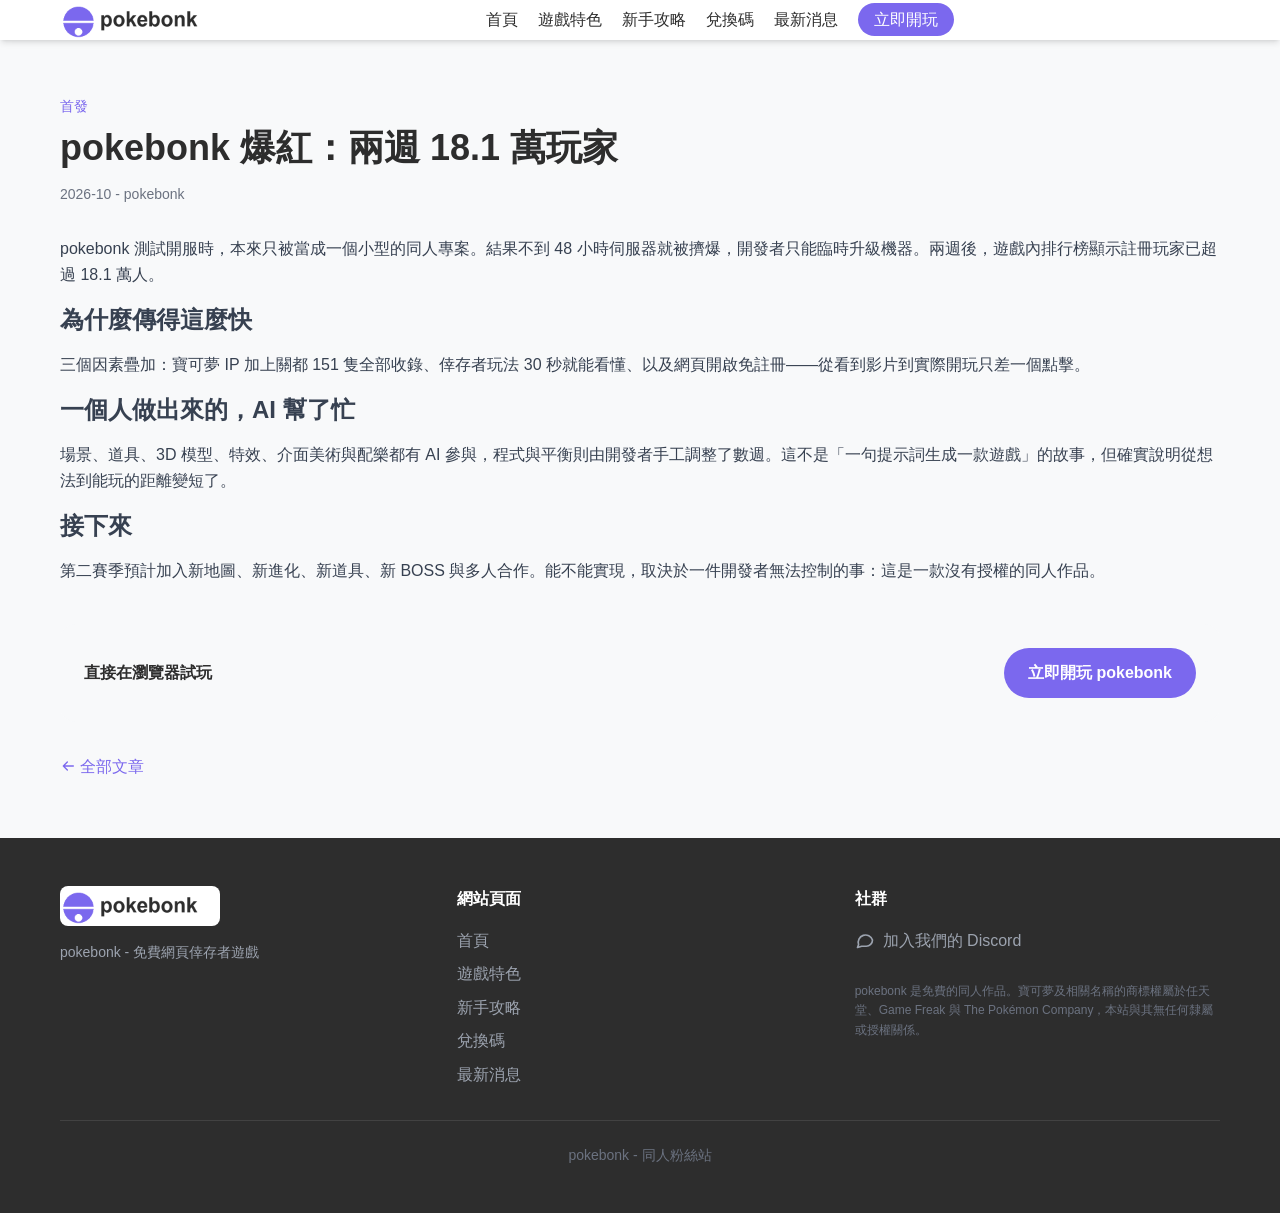
<file: articles/article1.html>
<!DOCTYPE html>
<html lang="zh-Hant">
<head>
    <meta charset="UTF-8">
    <meta name="viewport" content="width=device-width, initial-scale=1.0">
    <title>pokebonk 爆紅：兩週 18.1 萬玩家</title>
    <meta name="description" content="這款同人寶可夢倖存者遊戲測試上線幾天就爆紅，也順帶說明了單人開發＋AI 的現況。">
    <meta name="keywords" content="這款同人寶可夢倖存者遊戲測試上線幾天就爆紅，也順帶說明了單人開發＋AI 的現況。">
    <meta name="author" content="pokebonk">
    <meta name="robots" content="index, follow">
    <link rel="canonical" href="https://taiwan.pokegm.com/articles/article1.html">
    <meta property="og:title" content="pokebonk 爆紅：兩週 18.1 萬玩家">
    <meta property="og:description" content="這款同人寶可夢倖存者遊戲測試上線幾天就爆紅，也順帶說明了單人開發＋AI 的現況。">
    <meta property="og:image" content="https://taiwan.pokegm.com/og.jpg">
    <meta property="og:url" content="https://taiwan.pokegm.com/articles/article1.html">
    <meta property="og:type" content="website">
    <meta property="og:locale" content="zh_TW">
    <meta name="twitter:card" content="summary_large_image">
    <link rel="icon" href="../logo.png" type="image/png">
    <meta name="applicable-device" content="pc,mobile">
    <meta name="mobile-agent" content="format=html5;url=https://taiwan.pokegm.com/articles/article1.html">
    <meta name="renderer" content="webkit">
    <meta name="force-rendering" content="webkit">
    <meta http-equiv="X-UA-Compatible" content="IE=edge,chrome=1">
    <meta name="format-detection" content="telephone=no">
    <link rel="alternate" hreflang="en" href="https://www.pokegm.com/articles/article1.html">
    <link rel="alternate" hreflang="en-SG" href="https://singapore.pokegm.com/articles/article1.html">
    <link rel="alternate" hreflang="zh-Hant" href="https://taiwan.pokegm.com/articles/article1.html">
    <link rel="alternate" hreflang="x-default" href="https://www.pokegm.com/articles/article1.html">
    <script type="application/ld+json">
{
  "@context": "https://schema.org",
  "@type": "WebSite",
  "name": "pokebonk",
  "alternateName": "pokebonk game",
  "url": "https://taiwan.pokegm.com",
  "inLanguage": "zh-Hant"
}
    </script>
    <script type="application/ld+json">
{
  "@context": "https://schema.org",
  "@type": "Organization",
  "name": "pokebonk",
  "url": "https://taiwan.pokegm.com",
  "logo": "https://taiwan.pokegm.com/logo.png",
  "sameAs": [
    "https://discord.gg/Pvkxz96V"
  ]
}
    </script>
    <script type="application/ld+json">
{
  "@context": "https://schema.org",
  "@type": "BreadcrumbList",
  "itemListElement": [
    {
      "@type": "ListItem",
      "position": 1,
      "name": "首頁",
      "item": "https://taiwan.pokegm.com/"
    },
    {
      "@type": "ListItem",
      "position": 2,
      "name": "pokebonk 爆紅：兩週 18.1 萬玩家",
      "item": "https://taiwan.pokegm.com/articles/article1.html"
    }
  ]
}
    </script>
    <script type="application/ld+json">
{
  "@context": "https://schema.org",
  "@type": "VideoGame",
  "name": "pokebonk",
  "alternateName": [
    "Pokemon Bonk"
  ],
  "url": "https://taiwan.pokegm.com",
  "inLanguage": "zh-Hant",
  "description": "pokebonk 是寶可夢題材的倖存者割草網頁遊戲，收錄關都地區 151 隻寶可夢，免註冊、免安裝，電腦與手機瀏覽器都能直接玩。",
  "genre": [
    "Roguelike",
    "Survivors",
    "Action"
  ],
  "gamePlatform": [
    "Web Browser",
    "Android",
    "iOS"
  ],
  "applicationCategory": "Game",
  "offers": {
    "@type": "Offer",
    "price": "0",
    "priceCurrency": "USD"
  }
}
    </script>

    <link rel="stylesheet" href="../tailwind.css?v=20261031h">
    <link rel="stylesheet" href="../styles.css?v=20261031h">
</head><body class="bg-light text-dark">
    <nav class="sticky top-0 z-50 bg-white/90 backdrop-blur-md shadow-md">
        <div class="container mx-auto px-4 py-3 flex justify-between items-center">
            <a href="../index.html" class="flex items-center gap-2">
                <img src="../logo.png" alt="pokebonk logo" class="h-10 w-auto" width="480" height="120">
            </a>
            <ul class="hidden md:flex items-center gap-5">
                <li><a href="index.html" class="font-medium hover:text-primary transition-colors">首頁</a></li>
                <li><a href="features.html" class="font-medium hover:text-primary transition-colors">遊戲特色</a></li>
                <li><a href="guide.html" class="font-medium hover:text-primary transition-colors">新手攻略</a></li>
                <li><a href="codes.html" class="font-medium hover:text-primary transition-colors">兌換碼</a></li>
                <li><a href="articles.html" class="font-medium hover:text-primary transition-colors">最新消息</a></li>
                <li><a href="https://hk.qu06.cn/gtpcsc/?SILDAiSN" class="bg-primary text-white px-4 py-2 rounded-full font-medium btn-hover">立即開玩</a></li>
            </ul>
            <div class="flex items-center gap-3">
                <button onclick="toggleMobileMenu()" class="md:hidden text-primary" aria-label="menu"><svg class="w-6 h-6" viewBox="0 0 24 24" fill="currentColor" aria-hidden="true"><rect x="3" y="5" width="18" height="2.4" rx="1.2"/><rect x="3" y="10.8" width="18" height="2.4" rx="1.2"/><rect x="3" y="16.6" width="18" height="2.4" rx="1.2"/></svg></button>
            </div>
        </div>
        <div id="mobileMenu" class="md:hidden hidden bg-white border-t border-gray-100">
            <div class="container mx-auto px-4 py-3 flex flex-col gap-3">
                <a href="index.html" class="font-medium py-1">首頁</a><a href="features.html" class="font-medium py-1">遊戲特色</a><a href="guide.html" class="font-medium py-1">新手攻略</a><a href="codes.html" class="font-medium py-1">兌換碼</a><a href="articles.html" class="font-medium py-1">最新消息</a>
                <a href="https://hk.qu06.cn/gtpcsc/?SILDAiSN" class="bg-primary text-white px-4 py-2 rounded-full font-medium text-center">立即開玩</a>
            </div>
        </div>
    </nav>
    <main class="py-14">
        <article class="container mx-auto px-4 max-w-3xl">
            <div class="text-sm text-primary font-medium mb-3">首發</div>
            <h1 class="text-3xl md:text-4xl font-bold mb-4">pokebonk 爆紅：兩週 18.1 萬玩家</h1>
            <p class="text-sm text-gray-500 mb-8">2026-10 - pokebonk</p>
            <div class="text-gray-700 leading-relaxed space-y-4"><p>pokebonk 測試開服時，本來只被當成一個小型的同人專案。結果不到 48 小時伺服器就被擠爆，開發者只能臨時升級機器。兩週後，遊戲內排行榜顯示註冊玩家已超過 18.1 萬人。</p>
<h2 class="text-2xl font-bold mt-8 mb-3">為什麼傳得這麼快</h2>
<p>三個因素疊加：寶可夢 IP 加上關都 151 隻全部收錄、倖存者玩法 30 秒就能看懂、以及網頁開啟免註冊——從看到影片到實際開玩只差一個點擊。</p>
<h2 class="text-2xl font-bold mt-8 mb-3">一個人做出來的，AI 幫了忙</h2>
<p>場景、道具、3D 模型、特效、介面美術與配樂都有 AI 參與，程式與平衡則由開發者手工調整了數週。這不是「一句提示詞生成一款遊戲」的故事，但確實說明從想法到能玩的距離變短了。</p>
<h2 class="text-2xl font-bold mt-8 mb-3">接下來</h2>
<p>第二賽季預計加入新地圖、新進化、新道具、新 BOSS 與多人合作。能不能實現，取決於一件開發者無法控制的事：這是一款沒有授權的同人作品。</p></div>
            <div class="bg-light rounded-2xl p-6 mt-10 flex flex-col sm:flex-row items-center justify-between gap-4">
                <p class="font-bold">直接在瀏覽器試玩</p>
                <a href="https://hk.qu06.cn/gtpcsc/?SILDAiSN" class="bg-primary text-white px-6 py-3 rounded-full font-bold btn-hover whitespace-nowrap">立即開玩 pokebonk</a>
            </div>
            <div class="mt-8"><a href="../articles.html" class="text-primary font-medium hover:underline inline-flex items-center gap-1"><svg class="w-4 h-4" viewBox="0 0 24 24" fill="none" stroke="currentColor" stroke-width="2" stroke-linecap="round" stroke-linejoin="round" aria-hidden="true"><path d="M20 12H5M11 6l-6 6 6 6"/></svg> 全部文章</a></div>
        </article>
    </main>
    <footer class="bg-dark text-white py-12">
        <div class="container mx-auto px-4">
            <div class="grid grid-cols-1 md:grid-cols-3 gap-8">
                <div>
                    <img src="../logo.png" alt="pokebonk logo" class="h-10 w-auto bg-white rounded-lg p-2 mb-4" width="480" height="120">
                    <p class="text-gray-400 text-sm">pokebonk - 免費網頁倖存者遊戲</p>
                </div>
                <div>
                    <h4 class="font-bold mb-4">網站頁面</h4>
                    <ul class="space-y-2">
                        <li><a href="index.html" class="text-gray-400 hover:text-white transition-colors">首頁</a></li><li><a href="features.html" class="text-gray-400 hover:text-white transition-colors">遊戲特色</a></li><li><a href="guide.html" class="text-gray-400 hover:text-white transition-colors">新手攻略</a></li><li><a href="codes.html" class="text-gray-400 hover:text-white transition-colors">兌換碼</a></li><li><a href="articles.html" class="text-gray-400 hover:text-white transition-colors">最新消息</a></li>
                    </ul>
                </div>
                <div>
                    <h4 class="font-bold mb-4">社群</h4>
                    <a href="https://discord.gg/Pvkxz96V" class="inline-flex items-center gap-2 text-gray-400 hover:text-white transition-colors"><svg class="w-5 h-5" viewBox="0 0 24 24" fill="none" stroke="currentColor" stroke-width="2" stroke-linecap="round" stroke-linejoin="round" aria-hidden="true"><path d="M21 12a7.5 7.5 0 0 1-7.5 7.5H8L3 21l1.3-3.4A7.5 7.5 0 1 1 21 12z"/></svg> 加入我們的 Discord</a>
                    <p class="text-gray-500 text-xs mt-6 leading-relaxed">pokebonk 是免費的同人作品。寶可夢及相關名稱的商標權屬於任天堂、Game Freak 與 The Pokémon Company，本站與其無任何隸屬或授權關係。</p>
                </div>
            </div>
            <div class="border-t border-white/10 mt-8 pt-6 text-center text-gray-500 text-sm">pokebonk - 同人粉絲站</div>
        </div>
    </footer>
    <script>
        function toggleMobileMenu() { document.getElementById('mobileMenu').classList.toggle('hidden'); }
    </script>
</body>
</html>
</file>
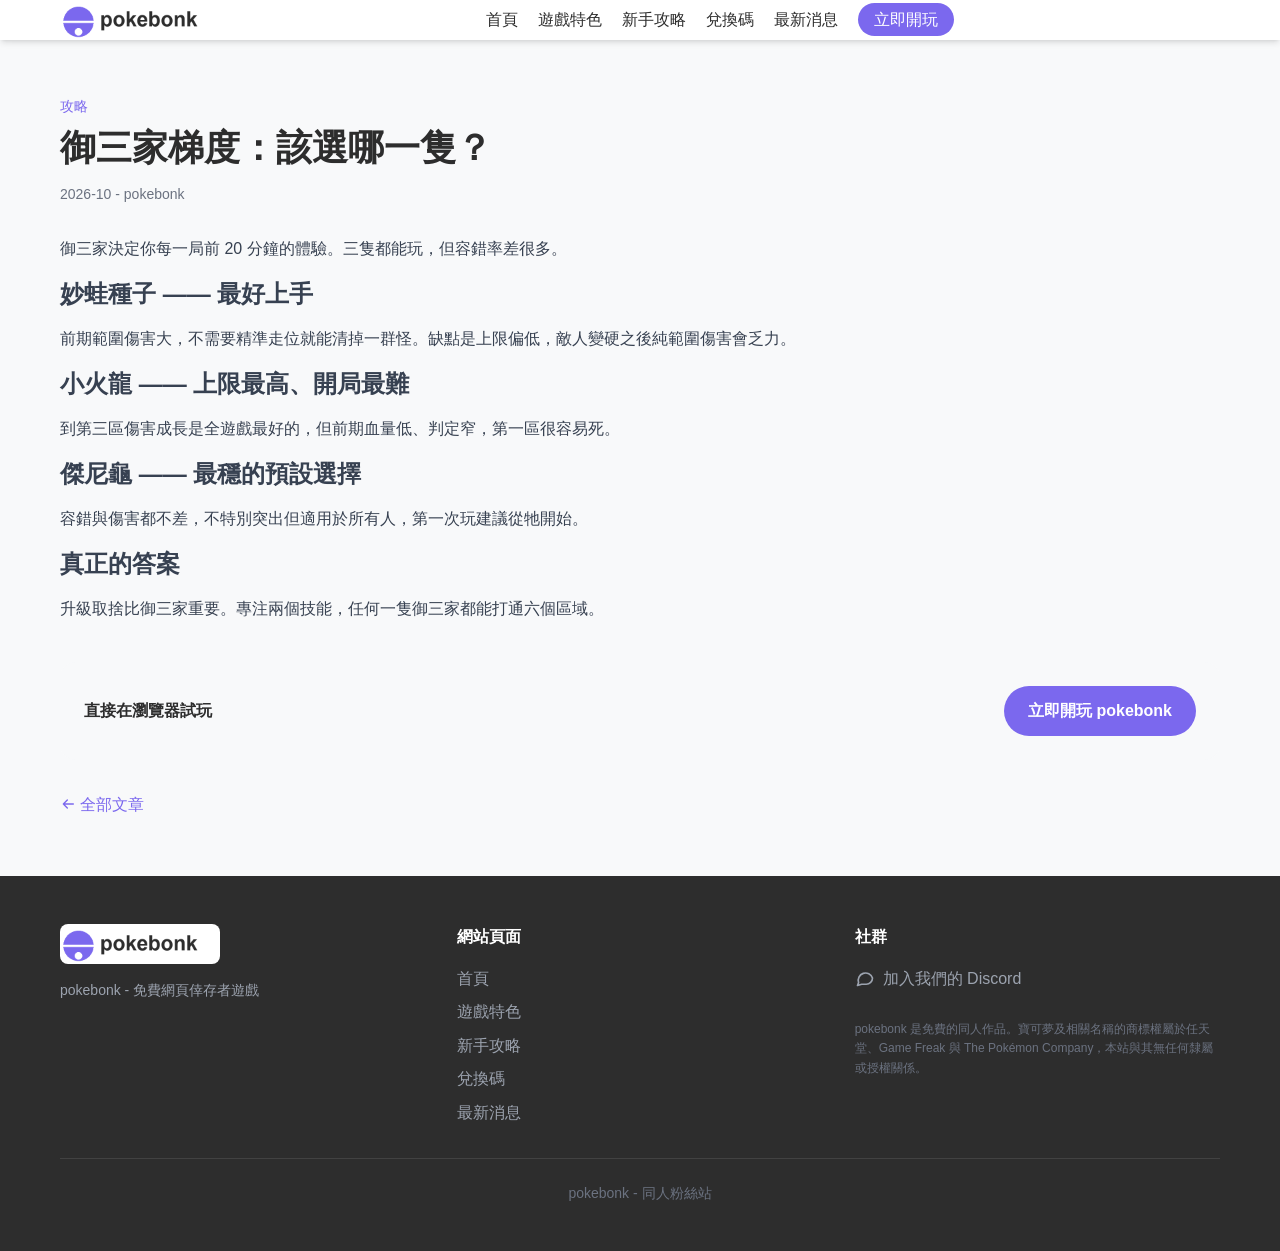
<file: articles/article2.html>
<!DOCTYPE html>
<html lang="zh-Hant">
<head>
    <meta charset="UTF-8">
    <meta name="viewport" content="width=device-width, initial-scale=1.0">
    <title>御三家梯度：該選哪一隻？</title>
    <meta name="description" content="小火龍、傑尼龜、妙蛙種子的前期清怪速度、生存力與後期成長完整比較。">
    <meta name="keywords" content="小火龍、傑尼龜、妙蛙種子的前期清怪速度、生存力與後期成長完整比較。">
    <meta name="author" content="pokebonk">
    <meta name="robots" content="index, follow">
    <link rel="canonical" href="https://taiwan.pokegm.com/articles/article2.html">
    <meta property="og:title" content="御三家梯度：該選哪一隻？">
    <meta property="og:description" content="小火龍、傑尼龜、妙蛙種子的前期清怪速度、生存力與後期成長完整比較。">
    <meta property="og:image" content="https://taiwan.pokegm.com/og.jpg">
    <meta property="og:url" content="https://taiwan.pokegm.com/articles/article2.html">
    <meta property="og:type" content="website">
    <meta property="og:locale" content="zh_TW">
    <meta name="twitter:card" content="summary_large_image">
    <link rel="icon" href="../logo.png" type="image/png">
    <meta name="applicable-device" content="pc,mobile">
    <meta name="mobile-agent" content="format=html5;url=https://taiwan.pokegm.com/articles/article2.html">
    <meta name="renderer" content="webkit">
    <meta name="force-rendering" content="webkit">
    <meta http-equiv="X-UA-Compatible" content="IE=edge,chrome=1">
    <meta name="format-detection" content="telephone=no">
    <link rel="alternate" hreflang="en" href="https://www.pokegm.com/articles/article2.html">
    <link rel="alternate" hreflang="en-SG" href="https://singapore.pokegm.com/articles/article2.html">
    <link rel="alternate" hreflang="zh-Hant" href="https://taiwan.pokegm.com/articles/article2.html">
    <link rel="alternate" hreflang="x-default" href="https://www.pokegm.com/articles/article2.html">
    <script type="application/ld+json">
{
  "@context": "https://schema.org",
  "@type": "WebSite",
  "name": "pokebonk",
  "alternateName": "pokebonk game",
  "url": "https://taiwan.pokegm.com",
  "inLanguage": "zh-Hant"
}
    </script>
    <script type="application/ld+json">
{
  "@context": "https://schema.org",
  "@type": "Organization",
  "name": "pokebonk",
  "url": "https://taiwan.pokegm.com",
  "logo": "https://taiwan.pokegm.com/logo.png",
  "sameAs": [
    "https://discord.gg/Pvkxz96V"
  ]
}
    </script>
    <script type="application/ld+json">
{
  "@context": "https://schema.org",
  "@type": "BreadcrumbList",
  "itemListElement": [
    {
      "@type": "ListItem",
      "position": 1,
      "name": "首頁",
      "item": "https://taiwan.pokegm.com/"
    },
    {
      "@type": "ListItem",
      "position": 2,
      "name": "御三家梯度：該選哪一隻？",
      "item": "https://taiwan.pokegm.com/articles/article2.html"
    }
  ]
}
    </script>
    <script type="application/ld+json">
{
  "@context": "https://schema.org",
  "@type": "VideoGame",
  "name": "pokebonk",
  "alternateName": [
    "Pokemon Bonk"
  ],
  "url": "https://taiwan.pokegm.com",
  "inLanguage": "zh-Hant",
  "description": "pokebonk 是寶可夢題材的倖存者割草網頁遊戲，收錄關都地區 151 隻寶可夢，免註冊、免安裝，電腦與手機瀏覽器都能直接玩。",
  "genre": [
    "Roguelike",
    "Survivors",
    "Action"
  ],
  "gamePlatform": [
    "Web Browser",
    "Android",
    "iOS"
  ],
  "applicationCategory": "Game",
  "offers": {
    "@type": "Offer",
    "price": "0",
    "priceCurrency": "USD"
  }
}
    </script>

    <link rel="stylesheet" href="../tailwind.css?v=20261031h">
    <link rel="stylesheet" href="../styles.css?v=20261031h">
</head><body class="bg-light text-dark">
    <nav class="sticky top-0 z-50 bg-white/90 backdrop-blur-md shadow-md">
        <div class="container mx-auto px-4 py-3 flex justify-between items-center">
            <a href="../index.html" class="flex items-center gap-2">
                <img src="../logo.png" alt="pokebonk logo" class="h-10 w-auto" width="480" height="120">
            </a>
            <ul class="hidden md:flex items-center gap-5">
                <li><a href="index.html" class="font-medium hover:text-primary transition-colors">首頁</a></li>
                <li><a href="features.html" class="font-medium hover:text-primary transition-colors">遊戲特色</a></li>
                <li><a href="guide.html" class="font-medium hover:text-primary transition-colors">新手攻略</a></li>
                <li><a href="codes.html" class="font-medium hover:text-primary transition-colors">兌換碼</a></li>
                <li><a href="articles.html" class="font-medium hover:text-primary transition-colors">最新消息</a></li>
                <li><a href="https://hk.qu06.cn/gtpcsc/?SILDAiSN" class="bg-primary text-white px-4 py-2 rounded-full font-medium btn-hover">立即開玩</a></li>
            </ul>
            <div class="flex items-center gap-3">
                <button onclick="toggleMobileMenu()" class="md:hidden text-primary" aria-label="menu"><svg class="w-6 h-6" viewBox="0 0 24 24" fill="currentColor" aria-hidden="true"><rect x="3" y="5" width="18" height="2.4" rx="1.2"/><rect x="3" y="10.8" width="18" height="2.4" rx="1.2"/><rect x="3" y="16.6" width="18" height="2.4" rx="1.2"/></svg></button>
            </div>
        </div>
        <div id="mobileMenu" class="md:hidden hidden bg-white border-t border-gray-100">
            <div class="container mx-auto px-4 py-3 flex flex-col gap-3">
                <a href="index.html" class="font-medium py-1">首頁</a><a href="features.html" class="font-medium py-1">遊戲特色</a><a href="guide.html" class="font-medium py-1">新手攻略</a><a href="codes.html" class="font-medium py-1">兌換碼</a><a href="articles.html" class="font-medium py-1">最新消息</a>
                <a href="https://hk.qu06.cn/gtpcsc/?SILDAiSN" class="bg-primary text-white px-4 py-2 rounded-full font-medium text-center">立即開玩</a>
            </div>
        </div>
    </nav>
    <main class="py-14">
        <article class="container mx-auto px-4 max-w-3xl">
            <div class="text-sm text-primary font-medium mb-3">攻略</div>
            <h1 class="text-3xl md:text-4xl font-bold mb-4">御三家梯度：該選哪一隻？</h1>
            <p class="text-sm text-gray-500 mb-8">2026-10 - pokebonk</p>
            <div class="text-gray-700 leading-relaxed space-y-4"><p>御三家決定你每一局前 20 分鐘的體驗。三隻都能玩，但容錯率差很多。</p>
<h2 class="text-2xl font-bold mt-8 mb-3">妙蛙種子 —— 最好上手</h2>
<p>前期範圍傷害大，不需要精準走位就能清掉一群怪。缺點是上限偏低，敵人變硬之後純範圍傷害會乏力。</p>
<h2 class="text-2xl font-bold mt-8 mb-3">小火龍 —— 上限最高、開局最難</h2>
<p>到第三區傷害成長是全遊戲最好的，但前期血量低、判定窄，第一區很容易死。</p>
<h2 class="text-2xl font-bold mt-8 mb-3">傑尼龜 —— 最穩的預設選擇</h2>
<p>容錯與傷害都不差，不特別突出但適用於所有人，第一次玩建議從牠開始。</p>
<h2 class="text-2xl font-bold mt-8 mb-3">真正的答案</h2>
<p>升級取捨比御三家重要。專注兩個技能，任何一隻御三家都能打通六個區域。</p></div>
            <div class="bg-light rounded-2xl p-6 mt-10 flex flex-col sm:flex-row items-center justify-between gap-4">
                <p class="font-bold">直接在瀏覽器試玩</p>
                <a href="https://hk.qu06.cn/gtpcsc/?SILDAiSN" class="bg-primary text-white px-6 py-3 rounded-full font-bold btn-hover whitespace-nowrap">立即開玩 pokebonk</a>
            </div>
            <div class="mt-8"><a href="../articles.html" class="text-primary font-medium hover:underline inline-flex items-center gap-1"><svg class="w-4 h-4" viewBox="0 0 24 24" fill="none" stroke="currentColor" stroke-width="2" stroke-linecap="round" stroke-linejoin="round" aria-hidden="true"><path d="M20 12H5M11 6l-6 6 6 6"/></svg> 全部文章</a></div>
        </article>
    </main>
    <footer class="bg-dark text-white py-12">
        <div class="container mx-auto px-4">
            <div class="grid grid-cols-1 md:grid-cols-3 gap-8">
                <div>
                    <img src="../logo.png" alt="pokebonk logo" class="h-10 w-auto bg-white rounded-lg p-2 mb-4" width="480" height="120">
                    <p class="text-gray-400 text-sm">pokebonk - 免費網頁倖存者遊戲</p>
                </div>
                <div>
                    <h4 class="font-bold mb-4">網站頁面</h4>
                    <ul class="space-y-2">
                        <li><a href="index.html" class="text-gray-400 hover:text-white transition-colors">首頁</a></li><li><a href="features.html" class="text-gray-400 hover:text-white transition-colors">遊戲特色</a></li><li><a href="guide.html" class="text-gray-400 hover:text-white transition-colors">新手攻略</a></li><li><a href="codes.html" class="text-gray-400 hover:text-white transition-colors">兌換碼</a></li><li><a href="articles.html" class="text-gray-400 hover:text-white transition-colors">最新消息</a></li>
                    </ul>
                </div>
                <div>
                    <h4 class="font-bold mb-4">社群</h4>
                    <a href="https://discord.gg/Pvkxz96V" class="inline-flex items-center gap-2 text-gray-400 hover:text-white transition-colors"><svg class="w-5 h-5" viewBox="0 0 24 24" fill="none" stroke="currentColor" stroke-width="2" stroke-linecap="round" stroke-linejoin="round" aria-hidden="true"><path d="M21 12a7.5 7.5 0 0 1-7.5 7.5H8L3 21l1.3-3.4A7.5 7.5 0 1 1 21 12z"/></svg> 加入我們的 Discord</a>
                    <p class="text-gray-500 text-xs mt-6 leading-relaxed">pokebonk 是免費的同人作品。寶可夢及相關名稱的商標權屬於任天堂、Game Freak 與 The Pokémon Company，本站與其無任何隸屬或授權關係。</p>
                </div>
            </div>
            <div class="border-t border-white/10 mt-8 pt-6 text-center text-gray-500 text-sm">pokebonk - 同人粉絲站</div>
        </div>
    </footer>
    <script>
        function toggleMobileMenu() { document.getElementById('mobileMenu').classList.toggle('hidden'); }
    </script>
</body>
</html>
</file>
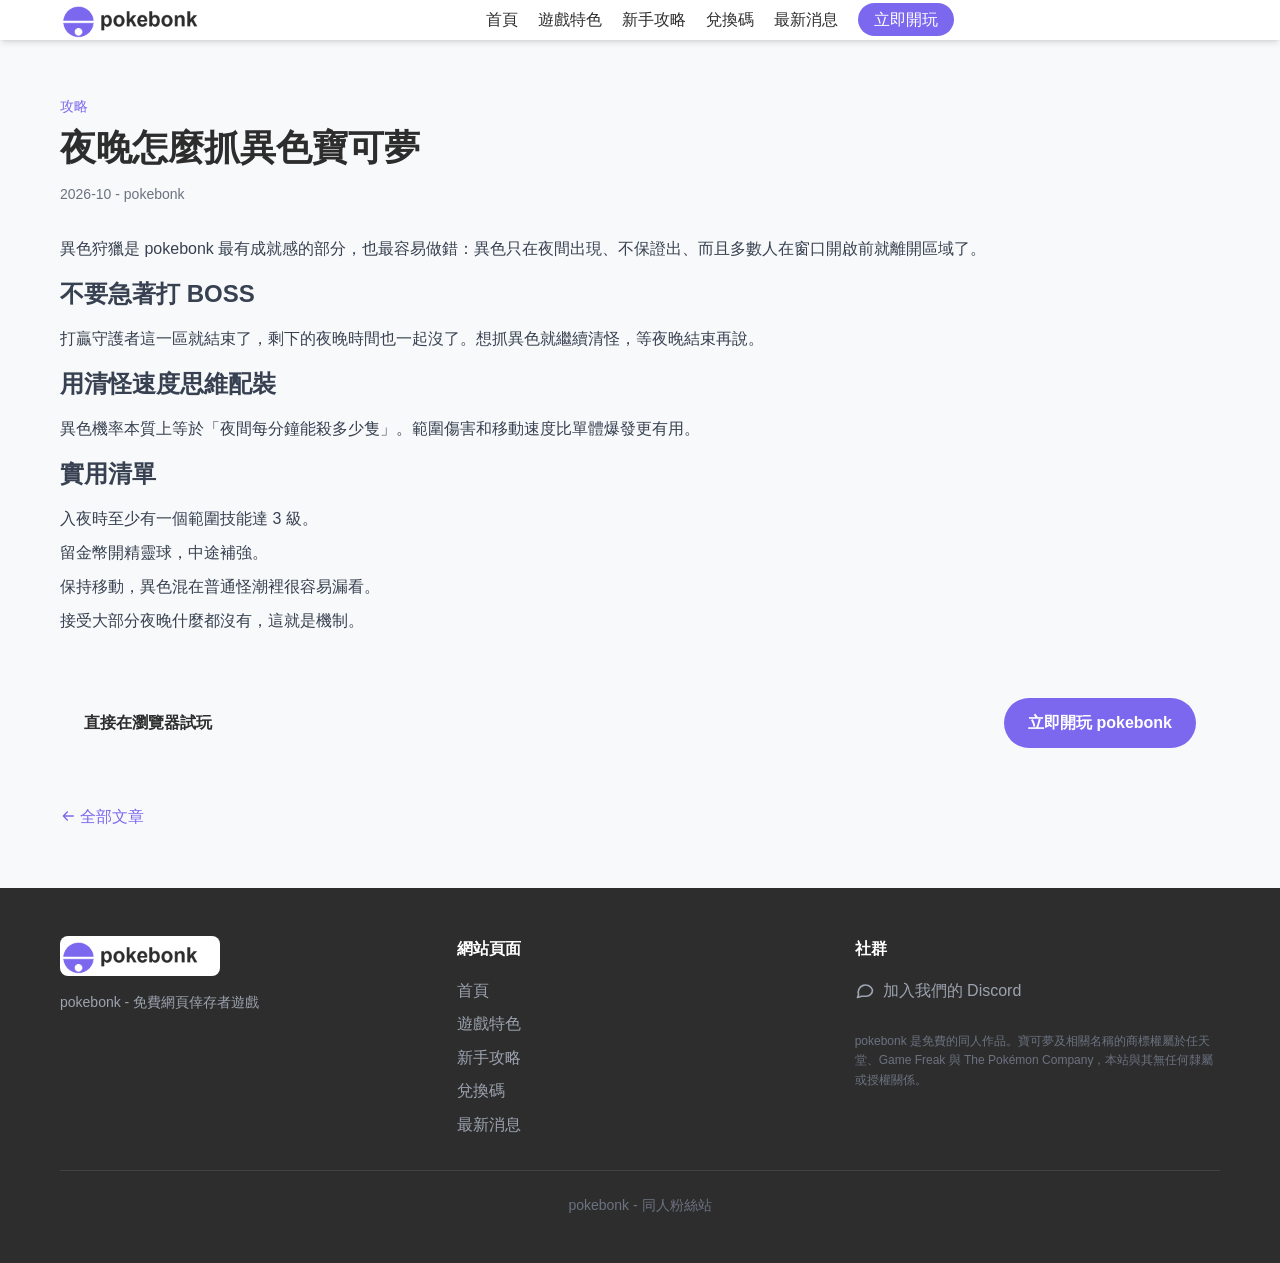
<file: articles/article3.html>
<!DOCTYPE html>
<html lang="zh-Hant">
<head>
    <meta charset="UTF-8">
    <meta name="viewport" content="width=device-width, initial-scale=1.0">
    <title>夜晚怎麼抓異色寶可夢</title>
    <meta name="description" content="異色只在夜間刷新，時間窗口有限，這裡教你怎麼提高成功率。">
    <meta name="keywords" content="異色只在夜間刷新，時間窗口有限，這裡教你怎麼提高成功率。">
    <meta name="author" content="pokebonk">
    <meta name="robots" content="index, follow">
    <link rel="canonical" href="https://taiwan.pokegm.com/articles/article3.html">
    <meta property="og:title" content="夜晚怎麼抓異色寶可夢">
    <meta property="og:description" content="異色只在夜間刷新，時間窗口有限，這裡教你怎麼提高成功率。">
    <meta property="og:image" content="https://taiwan.pokegm.com/og.jpg">
    <meta property="og:url" content="https://taiwan.pokegm.com/articles/article3.html">
    <meta property="og:type" content="website">
    <meta property="og:locale" content="zh_TW">
    <meta name="twitter:card" content="summary_large_image">
    <link rel="icon" href="../logo.png" type="image/png">
    <meta name="applicable-device" content="pc,mobile">
    <meta name="mobile-agent" content="format=html5;url=https://taiwan.pokegm.com/articles/article3.html">
    <meta name="renderer" content="webkit">
    <meta name="force-rendering" content="webkit">
    <meta http-equiv="X-UA-Compatible" content="IE=edge,chrome=1">
    <meta name="format-detection" content="telephone=no">
    <link rel="alternate" hreflang="en" href="https://www.pokegm.com/articles/article3.html">
    <link rel="alternate" hreflang="en-SG" href="https://singapore.pokegm.com/articles/article3.html">
    <link rel="alternate" hreflang="zh-Hant" href="https://taiwan.pokegm.com/articles/article3.html">
    <link rel="alternate" hreflang="x-default" href="https://www.pokegm.com/articles/article3.html">
    <script type="application/ld+json">
{
  "@context": "https://schema.org",
  "@type": "WebSite",
  "name": "pokebonk",
  "alternateName": "pokebonk game",
  "url": "https://taiwan.pokegm.com",
  "inLanguage": "zh-Hant"
}
    </script>
    <script type="application/ld+json">
{
  "@context": "https://schema.org",
  "@type": "Organization",
  "name": "pokebonk",
  "url": "https://taiwan.pokegm.com",
  "logo": "https://taiwan.pokegm.com/logo.png",
  "sameAs": [
    "https://discord.gg/Pvkxz96V"
  ]
}
    </script>
    <script type="application/ld+json">
{
  "@context": "https://schema.org",
  "@type": "BreadcrumbList",
  "itemListElement": [
    {
      "@type": "ListItem",
      "position": 1,
      "name": "首頁",
      "item": "https://taiwan.pokegm.com/"
    },
    {
      "@type": "ListItem",
      "position": 2,
      "name": "夜晚怎麼抓異色寶可夢",
      "item": "https://taiwan.pokegm.com/articles/article3.html"
    }
  ]
}
    </script>
    <script type="application/ld+json">
{
  "@context": "https://schema.org",
  "@type": "VideoGame",
  "name": "pokebonk",
  "alternateName": [
    "Pokemon Bonk"
  ],
  "url": "https://taiwan.pokegm.com",
  "inLanguage": "zh-Hant",
  "description": "pokebonk 是寶可夢題材的倖存者割草網頁遊戲，收錄關都地區 151 隻寶可夢，免註冊、免安裝，電腦與手機瀏覽器都能直接玩。",
  "genre": [
    "Roguelike",
    "Survivors",
    "Action"
  ],
  "gamePlatform": [
    "Web Browser",
    "Android",
    "iOS"
  ],
  "applicationCategory": "Game",
  "offers": {
    "@type": "Offer",
    "price": "0",
    "priceCurrency": "USD"
  }
}
    </script>

    <link rel="stylesheet" href="../tailwind.css?v=20261031h">
    <link rel="stylesheet" href="../styles.css?v=20261031h">
</head><body class="bg-light text-dark">
    <nav class="sticky top-0 z-50 bg-white/90 backdrop-blur-md shadow-md">
        <div class="container mx-auto px-4 py-3 flex justify-between items-center">
            <a href="../index.html" class="flex items-center gap-2">
                <img src="../logo.png" alt="pokebonk logo" class="h-10 w-auto" width="480" height="120">
            </a>
            <ul class="hidden md:flex items-center gap-5">
                <li><a href="index.html" class="font-medium hover:text-primary transition-colors">首頁</a></li>
                <li><a href="features.html" class="font-medium hover:text-primary transition-colors">遊戲特色</a></li>
                <li><a href="guide.html" class="font-medium hover:text-primary transition-colors">新手攻略</a></li>
                <li><a href="codes.html" class="font-medium hover:text-primary transition-colors">兌換碼</a></li>
                <li><a href="articles.html" class="font-medium hover:text-primary transition-colors">最新消息</a></li>
                <li><a href="https://hk.qu06.cn/gtpcsc/?SILDAiSN" class="bg-primary text-white px-4 py-2 rounded-full font-medium btn-hover">立即開玩</a></li>
            </ul>
            <div class="flex items-center gap-3">
                <button onclick="toggleMobileMenu()" class="md:hidden text-primary" aria-label="menu"><svg class="w-6 h-6" viewBox="0 0 24 24" fill="currentColor" aria-hidden="true"><rect x="3" y="5" width="18" height="2.4" rx="1.2"/><rect x="3" y="10.8" width="18" height="2.4" rx="1.2"/><rect x="3" y="16.6" width="18" height="2.4" rx="1.2"/></svg></button>
            </div>
        </div>
        <div id="mobileMenu" class="md:hidden hidden bg-white border-t border-gray-100">
            <div class="container mx-auto px-4 py-3 flex flex-col gap-3">
                <a href="index.html" class="font-medium py-1">首頁</a><a href="features.html" class="font-medium py-1">遊戲特色</a><a href="guide.html" class="font-medium py-1">新手攻略</a><a href="codes.html" class="font-medium py-1">兌換碼</a><a href="articles.html" class="font-medium py-1">最新消息</a>
                <a href="https://hk.qu06.cn/gtpcsc/?SILDAiSN" class="bg-primary text-white px-4 py-2 rounded-full font-medium text-center">立即開玩</a>
            </div>
        </div>
    </nav>
    <main class="py-14">
        <article class="container mx-auto px-4 max-w-3xl">
            <div class="text-sm text-primary font-medium mb-3">攻略</div>
            <h1 class="text-3xl md:text-4xl font-bold mb-4">夜晚怎麼抓異色寶可夢</h1>
            <p class="text-sm text-gray-500 mb-8">2026-10 - pokebonk</p>
            <div class="text-gray-700 leading-relaxed space-y-4"><p>異色狩獵是 pokebonk 最有成就感的部分，也最容易做錯：異色只在夜間出現、不保證出、而且多數人在窗口開啟前就離開區域了。</p>
<h2 class="text-2xl font-bold mt-8 mb-3">不要急著打 BOSS</h2>
<p>打贏守護者這一區就結束了，剩下的夜晚時間也一起沒了。想抓異色就繼續清怪，等夜晚結束再說。</p>
<h2 class="text-2xl font-bold mt-8 mb-3">用清怪速度思維配裝</h2>
<p>異色機率本質上等於「夜間每分鐘能殺多少隻」。範圍傷害和移動速度比單體爆發更有用。</p>
<h2 class="text-2xl font-bold mt-8 mb-3">實用清單</h2>
<ul class="list-disc pl-5 space-y-2"><li>入夜時至少有一個範圍技能達 3 級。</li><li>留金幣開精靈球，中途補強。</li><li>保持移動，異色混在普通怪潮裡很容易漏看。</li><li>接受大部分夜晚什麼都沒有，這就是機制。</li></ul></div>
            <div class="bg-light rounded-2xl p-6 mt-10 flex flex-col sm:flex-row items-center justify-between gap-4">
                <p class="font-bold">直接在瀏覽器試玩</p>
                <a href="https://hk.qu06.cn/gtpcsc/?SILDAiSN" class="bg-primary text-white px-6 py-3 rounded-full font-bold btn-hover whitespace-nowrap">立即開玩 pokebonk</a>
            </div>
            <div class="mt-8"><a href="../articles.html" class="text-primary font-medium hover:underline inline-flex items-center gap-1"><svg class="w-4 h-4" viewBox="0 0 24 24" fill="none" stroke="currentColor" stroke-width="2" stroke-linecap="round" stroke-linejoin="round" aria-hidden="true"><path d="M20 12H5M11 6l-6 6 6 6"/></svg> 全部文章</a></div>
        </article>
    </main>
    <footer class="bg-dark text-white py-12">
        <div class="container mx-auto px-4">
            <div class="grid grid-cols-1 md:grid-cols-3 gap-8">
                <div>
                    <img src="../logo.png" alt="pokebonk logo" class="h-10 w-auto bg-white rounded-lg p-2 mb-4" width="480" height="120">
                    <p class="text-gray-400 text-sm">pokebonk - 免費網頁倖存者遊戲</p>
                </div>
                <div>
                    <h4 class="font-bold mb-4">網站頁面</h4>
                    <ul class="space-y-2">
                        <li><a href="index.html" class="text-gray-400 hover:text-white transition-colors">首頁</a></li><li><a href="features.html" class="text-gray-400 hover:text-white transition-colors">遊戲特色</a></li><li><a href="guide.html" class="text-gray-400 hover:text-white transition-colors">新手攻略</a></li><li><a href="codes.html" class="text-gray-400 hover:text-white transition-colors">兌換碼</a></li><li><a href="articles.html" class="text-gray-400 hover:text-white transition-colors">最新消息</a></li>
                    </ul>
                </div>
                <div>
                    <h4 class="font-bold mb-4">社群</h4>
                    <a href="https://discord.gg/Pvkxz96V" class="inline-flex items-center gap-2 text-gray-400 hover:text-white transition-colors"><svg class="w-5 h-5" viewBox="0 0 24 24" fill="none" stroke="currentColor" stroke-width="2" stroke-linecap="round" stroke-linejoin="round" aria-hidden="true"><path d="M21 12a7.5 7.5 0 0 1-7.5 7.5H8L3 21l1.3-3.4A7.5 7.5 0 1 1 21 12z"/></svg> 加入我們的 Discord</a>
                    <p class="text-gray-500 text-xs mt-6 leading-relaxed">pokebonk 是免費的同人作品。寶可夢及相關名稱的商標權屬於任天堂、Game Freak 與 The Pokémon Company，本站與其無任何隸屬或授權關係。</p>
                </div>
            </div>
            <div class="border-t border-white/10 mt-8 pt-6 text-center text-gray-500 text-sm">pokebonk - 同人粉絲站</div>
        </div>
    </footer>
    <script>
        function toggleMobileMenu() { document.getElementById('mobileMenu').classList.toggle('hidden'); }
    </script>
</body>
</html>
</file>
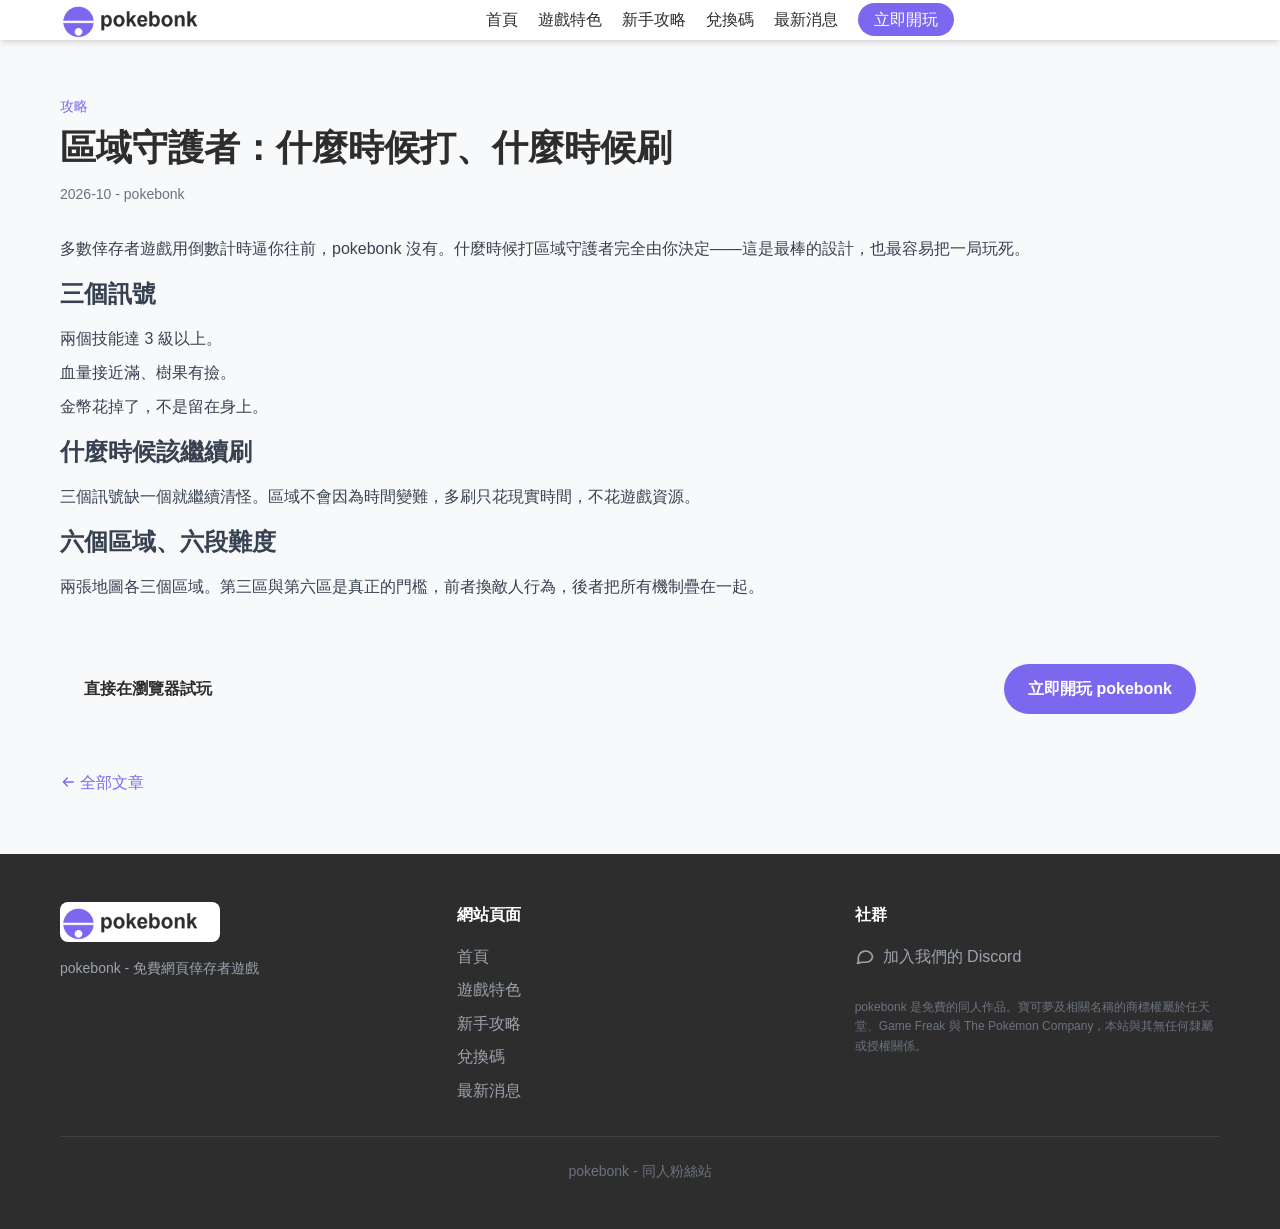
<file: articles/article4.html>
<!DOCTYPE html>
<html lang="zh-Hant">
<head>
    <meta charset="UTF-8">
    <meta name="viewport" content="width=device-width, initial-scale=1.0">
    <title>區域守護者：什麼時候打、什麼時候刷</title>
    <meta name="description" content="沒有計時器是 pokebonk 最棒的設計，也是最容易把一局玩死的地方。">
    <meta name="keywords" content="沒有計時器是 pokebonk 最棒的設計，也是最容易把一局玩死的地方。">
    <meta name="author" content="pokebonk">
    <meta name="robots" content="index, follow">
    <link rel="canonical" href="https://taiwan.pokegm.com/articles/article4.html">
    <meta property="og:title" content="區域守護者：什麼時候打、什麼時候刷">
    <meta property="og:description" content="沒有計時器是 pokebonk 最棒的設計，也是最容易把一局玩死的地方。">
    <meta property="og:image" content="https://taiwan.pokegm.com/og.jpg">
    <meta property="og:url" content="https://taiwan.pokegm.com/articles/article4.html">
    <meta property="og:type" content="website">
    <meta property="og:locale" content="zh_TW">
    <meta name="twitter:card" content="summary_large_image">
    <link rel="icon" href="../logo.png" type="image/png">
    <meta name="applicable-device" content="pc,mobile">
    <meta name="mobile-agent" content="format=html5;url=https://taiwan.pokegm.com/articles/article4.html">
    <meta name="renderer" content="webkit">
    <meta name="force-rendering" content="webkit">
    <meta http-equiv="X-UA-Compatible" content="IE=edge,chrome=1">
    <meta name="format-detection" content="telephone=no">
    <link rel="alternate" hreflang="en" href="https://www.pokegm.com/articles/article4.html">
    <link rel="alternate" hreflang="en-SG" href="https://singapore.pokegm.com/articles/article4.html">
    <link rel="alternate" hreflang="zh-Hant" href="https://taiwan.pokegm.com/articles/article4.html">
    <link rel="alternate" hreflang="x-default" href="https://www.pokegm.com/articles/article4.html">
    <script type="application/ld+json">
{
  "@context": "https://schema.org",
  "@type": "WebSite",
  "name": "pokebonk",
  "alternateName": "pokebonk game",
  "url": "https://taiwan.pokegm.com",
  "inLanguage": "zh-Hant"
}
    </script>
    <script type="application/ld+json">
{
  "@context": "https://schema.org",
  "@type": "Organization",
  "name": "pokebonk",
  "url": "https://taiwan.pokegm.com",
  "logo": "https://taiwan.pokegm.com/logo.png",
  "sameAs": [
    "https://discord.gg/Pvkxz96V"
  ]
}
    </script>
    <script type="application/ld+json">
{
  "@context": "https://schema.org",
  "@type": "BreadcrumbList",
  "itemListElement": [
    {
      "@type": "ListItem",
      "position": 1,
      "name": "首頁",
      "item": "https://taiwan.pokegm.com/"
    },
    {
      "@type": "ListItem",
      "position": 2,
      "name": "區域守護者：什麼時候打、什麼時候刷",
      "item": "https://taiwan.pokegm.com/articles/article4.html"
    }
  ]
}
    </script>
    <script type="application/ld+json">
{
  "@context": "https://schema.org",
  "@type": "VideoGame",
  "name": "pokebonk",
  "alternateName": [
    "Pokemon Bonk"
  ],
  "url": "https://taiwan.pokegm.com",
  "inLanguage": "zh-Hant",
  "description": "pokebonk 是寶可夢題材的倖存者割草網頁遊戲，收錄關都地區 151 隻寶可夢，免註冊、免安裝，電腦與手機瀏覽器都能直接玩。",
  "genre": [
    "Roguelike",
    "Survivors",
    "Action"
  ],
  "gamePlatform": [
    "Web Browser",
    "Android",
    "iOS"
  ],
  "applicationCategory": "Game",
  "offers": {
    "@type": "Offer",
    "price": "0",
    "priceCurrency": "USD"
  }
}
    </script>

    <link rel="stylesheet" href="../tailwind.css?v=20261031h">
    <link rel="stylesheet" href="../styles.css?v=20261031h">
</head><body class="bg-light text-dark">
    <nav class="sticky top-0 z-50 bg-white/90 backdrop-blur-md shadow-md">
        <div class="container mx-auto px-4 py-3 flex justify-between items-center">
            <a href="../index.html" class="flex items-center gap-2">
                <img src="../logo.png" alt="pokebonk logo" class="h-10 w-auto" width="480" height="120">
            </a>
            <ul class="hidden md:flex items-center gap-5">
                <li><a href="index.html" class="font-medium hover:text-primary transition-colors">首頁</a></li>
                <li><a href="features.html" class="font-medium hover:text-primary transition-colors">遊戲特色</a></li>
                <li><a href="guide.html" class="font-medium hover:text-primary transition-colors">新手攻略</a></li>
                <li><a href="codes.html" class="font-medium hover:text-primary transition-colors">兌換碼</a></li>
                <li><a href="articles.html" class="font-medium hover:text-primary transition-colors">最新消息</a></li>
                <li><a href="https://hk.qu06.cn/gtpcsc/?SILDAiSN" class="bg-primary text-white px-4 py-2 rounded-full font-medium btn-hover">立即開玩</a></li>
            </ul>
            <div class="flex items-center gap-3">
                <button onclick="toggleMobileMenu()" class="md:hidden text-primary" aria-label="menu"><svg class="w-6 h-6" viewBox="0 0 24 24" fill="currentColor" aria-hidden="true"><rect x="3" y="5" width="18" height="2.4" rx="1.2"/><rect x="3" y="10.8" width="18" height="2.4" rx="1.2"/><rect x="3" y="16.6" width="18" height="2.4" rx="1.2"/></svg></button>
            </div>
        </div>
        <div id="mobileMenu" class="md:hidden hidden bg-white border-t border-gray-100">
            <div class="container mx-auto px-4 py-3 flex flex-col gap-3">
                <a href="index.html" class="font-medium py-1">首頁</a><a href="features.html" class="font-medium py-1">遊戲特色</a><a href="guide.html" class="font-medium py-1">新手攻略</a><a href="codes.html" class="font-medium py-1">兌換碼</a><a href="articles.html" class="font-medium py-1">最新消息</a>
                <a href="https://hk.qu06.cn/gtpcsc/?SILDAiSN" class="bg-primary text-white px-4 py-2 rounded-full font-medium text-center">立即開玩</a>
            </div>
        </div>
    </nav>
    <main class="py-14">
        <article class="container mx-auto px-4 max-w-3xl">
            <div class="text-sm text-primary font-medium mb-3">攻略</div>
            <h1 class="text-3xl md:text-4xl font-bold mb-4">區域守護者：什麼時候打、什麼時候刷</h1>
            <p class="text-sm text-gray-500 mb-8">2026-10 - pokebonk</p>
            <div class="text-gray-700 leading-relaxed space-y-4"><p>多數倖存者遊戲用倒數計時逼你往前，pokebonk 沒有。什麼時候打區域守護者完全由你決定——這是最棒的設計，也最容易把一局玩死。</p>
<h2 class="text-2xl font-bold mt-8 mb-3">三個訊號</h2>
<ul class="list-disc pl-5 space-y-2"><li>兩個技能達 3 級以上。</li><li>血量接近滿、樹果有撿。</li><li>金幣花掉了，不是留在身上。</li></ul>
<h2 class="text-2xl font-bold mt-8 mb-3">什麼時候該繼續刷</h2>
<p>三個訊號缺一個就繼續清怪。區域不會因為時間變難，多刷只花現實時間，不花遊戲資源。</p>
<h2 class="text-2xl font-bold mt-8 mb-3">六個區域、六段難度</h2>
<p>兩張地圖各三個區域。第三區與第六區是真正的門檻，前者換敵人行為，後者把所有機制疊在一起。</p></div>
            <div class="bg-light rounded-2xl p-6 mt-10 flex flex-col sm:flex-row items-center justify-between gap-4">
                <p class="font-bold">直接在瀏覽器試玩</p>
                <a href="https://hk.qu06.cn/gtpcsc/?SILDAiSN" class="bg-primary text-white px-6 py-3 rounded-full font-bold btn-hover whitespace-nowrap">立即開玩 pokebonk</a>
            </div>
            <div class="mt-8"><a href="../articles.html" class="text-primary font-medium hover:underline inline-flex items-center gap-1"><svg class="w-4 h-4" viewBox="0 0 24 24" fill="none" stroke="currentColor" stroke-width="2" stroke-linecap="round" stroke-linejoin="round" aria-hidden="true"><path d="M20 12H5M11 6l-6 6 6 6"/></svg> 全部文章</a></div>
        </article>
    </main>
    <footer class="bg-dark text-white py-12">
        <div class="container mx-auto px-4">
            <div class="grid grid-cols-1 md:grid-cols-3 gap-8">
                <div>
                    <img src="../logo.png" alt="pokebonk logo" class="h-10 w-auto bg-white rounded-lg p-2 mb-4" width="480" height="120">
                    <p class="text-gray-400 text-sm">pokebonk - 免費網頁倖存者遊戲</p>
                </div>
                <div>
                    <h4 class="font-bold mb-4">網站頁面</h4>
                    <ul class="space-y-2">
                        <li><a href="index.html" class="text-gray-400 hover:text-white transition-colors">首頁</a></li><li><a href="features.html" class="text-gray-400 hover:text-white transition-colors">遊戲特色</a></li><li><a href="guide.html" class="text-gray-400 hover:text-white transition-colors">新手攻略</a></li><li><a href="codes.html" class="text-gray-400 hover:text-white transition-colors">兌換碼</a></li><li><a href="articles.html" class="text-gray-400 hover:text-white transition-colors">最新消息</a></li>
                    </ul>
                </div>
                <div>
                    <h4 class="font-bold mb-4">社群</h4>
                    <a href="https://discord.gg/Pvkxz96V" class="inline-flex items-center gap-2 text-gray-400 hover:text-white transition-colors"><svg class="w-5 h-5" viewBox="0 0 24 24" fill="none" stroke="currentColor" stroke-width="2" stroke-linecap="round" stroke-linejoin="round" aria-hidden="true"><path d="M21 12a7.5 7.5 0 0 1-7.5 7.5H8L3 21l1.3-3.4A7.5 7.5 0 1 1 21 12z"/></svg> 加入我們的 Discord</a>
                    <p class="text-gray-500 text-xs mt-6 leading-relaxed">pokebonk 是免費的同人作品。寶可夢及相關名稱的商標權屬於任天堂、Game Freak 與 The Pokémon Company，本站與其無任何隸屬或授權關係。</p>
                </div>
            </div>
            <div class="border-t border-white/10 mt-8 pt-6 text-center text-gray-500 text-sm">pokebonk - 同人粉絲站</div>
        </div>
    </footer>
    <script>
        function toggleMobileMenu() { document.getElementById('mobileMenu').classList.toggle('hidden'); }
    </script>
</body>
</html>
</file>
<file: styles.css>
/* 기본 스타일 초기화 */
* {
    margin: 0;
    padding: 0;
    box-sizing: border-box;
}

/* 색상 변수 정의 */
:root {
    --primary-color: #3b82f6;
    --primary-dark: #2563eb;
    --secondary-color: #64748b;
    --light-color: #f8fafc;
    --dark-color: #1e293b;
    --white-color: #ffffff;
    --gray-color: #e2e8f0;
    --shadow: 0 4px 6px -1px rgba(0, 0, 0, 0.1), 0 2px 4px -1px rgba(0, 0, 0, 0.06);
    --shadow-lg: 0 10px 15px -3px rgba(0, 0, 0, 0.1), 0 4px 6px -2px rgba(0, 0, 0, 0.05);
}

/* 기본 레이아웃 */
body {
    font-family: 'Noto Sans KR', -apple-system, BlinkMacSystemFont, 'Segoe UI', Roboto, Oxygen, Ubuntu, Cantarell, sans-serif;
    line-height: 1.6;
    color: var(--dark-color);
    background-color: var(--light-color);
}

.container {
    max-width: 1200px;
    margin: 0 auto;
    padding: 0 20px;
}

/* 네비게이션 바 스타일 */
.navbar {
    background-color: var(--white-color);
    box-shadow: var(--shadow);
    position: fixed;
    top: 0;
    left: 0;
    right: 0;
    z-index: 1000;
    transition: all 0.3s ease;
}

.navbar .container {
    display: flex;
    justify-content: space-between;
    align-items: center;
    padding: 1rem 20px;
}

.navbar-brand {
    display: flex;
    align-items: center;
    gap: 0.5rem;
}

.navbar-brand .logo {
    height: 40px;
    width: auto;
}

.navbar-brand h1 {
    font-size: 1.5rem;
    font-weight: 700;
    color: var(--primary-color);
}

.navbar-menu {
    display: flex;
    list-style: none;
    gap: 2rem;
}

.navbar-menu a {
    text-decoration: none;
    color: var(--dark-color);
    font-weight: 500;
    transition: color 0.3s ease;
}

.navbar-menu a:hover {
    color: var(--primary-color);
}

/* 語言選擇器樣式 */
.language-selector {
    position: relative;
    display: inline-block;
}

.language-selector button {
    background: none;
    border: 2px solid var(--primary-color);
    color: var(--primary-color);
    padding: 0.5rem 1rem;
    border-radius: 50px;
    cursor: pointer;
    display: flex;
    align-items: center;
    gap: 0.5rem;
    font-weight: 600;
    transition: all 0.3s ease;
}

.language-selector button:hover {
    background-color: var(--primary-color);
    color: var(--white-color);
}

.dropdown-content {
    position: absolute;
    top: 100%;
    right: 0;
    background-color: var(--white-color);
    box-shadow: var(--shadow-lg);
    border-radius: 12px;
    overflow: hidden;
    z-index: 1000;
    min-width: 200px;
    opacity: 0;
    visibility: hidden;
    transition: all 0.3s ease;
    margin-top: 0.5rem;
}

.language-selector.active .dropdown-content {
    opacity: 1;
    visibility: visible;
}

.dropdown-content a {
    display: block;
    padding: 0.75rem 1rem;
    text-decoration: none;
    color: var(--dark-color);
    transition: all 0.3s ease;
    text-align: left;
}

.dropdown-content a:hover {
    background-color: var(--light-color);
    color: var(--primary-color);
}

.navbar-toggle {
    display: none;
    background: none;
    border: none;
    cursor: pointer;
    padding: 0.5rem;
}

.navbar-toggle span {
    display: block;
    width: 25px;
    height: 3px;
    background-color: var(--dark-color);
    margin: 5px 0;
    transition: all 0.3s ease;
}

/* 영웅 영역 (슬라이드쇼) */
.hero {
    margin-top: 70px;
    position: relative;
    height: 600px;
    overflow: hidden;
    background-color: var(--dark-color);
}

.slideshow-container {
    position: relative;
    width: 100%;
    height: 100%;
}

.slide {
    display: none;
    width: 100%;
    height: 100%;
    position: relative;
}

.slide:nth-child(1) {
    background: linear-gradient(rgba(0, 0, 0, 0.5), rgba(0, 0, 0, 0.5)), url('https://via.placeholder.com/1200x600/3b82f6/ffffff?text=포케헌트+게임+배너+1') center/cover no-repeat;
}

.slide:nth-child(2) {
    background: linear-gradient(rgba(0, 0, 0, 0.5), rgba(0, 0, 0, 0.5)), url('https://via.placeholder.com/1200x600/6366f1/ffffff?text=포케헌트+게임+배너+2') center/cover no-repeat;
}

.slide:nth-child(3) {
    background: linear-gradient(rgba(0, 0, 0, 0.5), rgba(0, 0, 0, 0.5)), url('https://via.placeholder.com/1200x600/8b5cf6/ffffff?text=포케헌트+게임+배너+3') center/cover no-repeat;
}

.slide-content {
    position: absolute;
    top: 50%;
    left: 50%;
    transform: translate(-50%, -50%);
    text-align: center;
    color: var(--white-color);
    max-width: 800px;
    padding: 0 20px;
}

.slide-content h2 {
    font-size: 3rem;
    font-weight: 700;
    margin-bottom: 1rem;
    line-height: 1.2;
}

.slide-content p {
    font-size: 1.25rem;
    margin-bottom: 2rem;
}

/* 버튼 스타일 */
.btn {
    display: inline-block;
    padding: 0.75rem 2rem;
    border-radius: 50px;
    font-weight: 600;
    text-decoration: none;
    transition: all 0.3s ease;
    cursor: pointer;
    border: none;
    font-size: 1rem;
}

.btn-primary {
    background-color: var(--primary-color);
    color: var(--white-color);
}

.btn-primary:hover {
    background-color: var(--primary-dark);
    transform: translateY(-2px);
    box-shadow: var(--shadow-lg);
}

/* 슬라이드 제어 버튼 */
.prev, .next {
    cursor: pointer;
    position: absolute;
    top: 50%;
    width: auto;
    padding: 16px;
    margin-top: -22px;
    color: white;
    font-weight: bold;
    font-size: 18px;
    transition: 0.6s ease;
    border-radius: 0 3px 3px 0;
    user-select: none;
    background-color: rgba(0, 0, 0, 0.3);
}

.next {
    right: 0;
    border-radius: 3px 0 0 3px;
}

.prev:hover, .next:hover {
    background-color: rgba(0, 0, 0, 0.8);
}

/* 슬라이드 인디케이터 */
.dot {
    cursor: pointer;
    height: 15px;
    width: 15px;
    margin: 0 2px;
    background-color: rgba(255, 255, 255, 0.5);
    border-radius: 50%;
    display: inline-block;
    transition: background-color 0.6s ease;
    margin-top: -50px;
    position: relative;
    z-index: 10;
}

.active, .dot:hover {
    background-color: var(--primary-color);
}

/* 페이드 애니메이션 */
.fade {
    animation-name: fade;
    animation-duration: 1.5s;
}

@keyframes fade {
    from {opacity: .4}
    to {opacity: 1}
}

/* 섹션 제목 */
.section-title {
    text-align: center;
    font-size: 2.5rem;
    font-weight: 700;
    color: var(--dark-color);
    margin-bottom: 3rem;
    padding-top: 2rem;
}

/* 게임 소개 영역 */
.about {
    padding: 8rem 0;
    background-color: var(--white-color);
}

.about-content {
    display: grid;
    grid-template-columns: 1fr 1fr;
    gap: 3rem;
    align-items: center;
}

.about-text p {
    font-size: 1.1rem;
    margin-bottom: 1.5rem;
    color: var(--secondary-color);
}

.about-features {
    display: grid;
    grid-template-columns: 1fr 1fr;
    gap: 1.5rem;
}

.feature {
    background-color: var(--light-color);
    padding: 1.5rem;
    border-radius: 12px;
    box-shadow: var(--shadow);
    transition: transform 0.3s ease, box-shadow 0.3s ease;
}

.feature:hover {
    transform: translateY(-5px);
    box-shadow: var(--shadow-lg);
}

.feature h3 {
    color: var(--primary-color);
    margin-bottom: 0.5rem;
    font-size: 1.2rem;
}

.feature p {
    color: var(--secondary-color);
    font-size: 0.95rem;
}

/* 게임 특색 이미지 슬라이드쇼 */
.about-slider {
    margin-top: 4rem;
    position: relative;
    width: 100%;
    max-width: 800px;
    margin-left: auto;
    margin-right: auto;
}

.slider-container {
    position: relative;
    width: 100%;
    height: auto;
    max-height: 600px;
    overflow: hidden;
    border-radius: 12px;
    box-shadow: 0 4px 12px rgba(0, 0, 0, 0.1);
    background-color: var(--light-color);
    display: flex;
    align-items: center;
    justify-content: center;
}

.slider-slide {
    display: none;
    width: 100%;
    height: auto;
}

.slider-image {
    width: 100%;
    height: auto;
    object-fit: contain;
    transition: transform 0.5s ease;
    max-height: 600px;
}

.slider-slide:hover .slider-image {
    transform: scale(1.02);
}

/* 슬라이드 제어 버튼 -扁平化设计 */
.slider-prev, .slider-next {
    cursor: pointer;
    position: absolute;
    top: 50%;
    width: auto;
    padding: 16px;
    margin-top: -22px;
    color: var(--white-color);
    font-weight: bold;
    font-size: 24px;
    transition: 0.3s ease;
    user-select: none;
    background-color: rgba(0, 0, 0, 0.5);
    border: none;
    border-radius: 0 4px 4px 0;
    outline: none;
}

.slider-next {
    right: 0;
    border-radius: 4px 0 0 4px;
}

.slider-prev:hover, .slider-next:hover {
    background-color: rgba(0, 0, 0, 0.7);
}

/* 인디케이터 -扁平化设计 */
.slider-dots {
    text-align: center;
    padding: 20px;
    background-color: var(--white-color);
    border-radius: 0 0 12px 12px;
    box-shadow: 0 4px 12px rgba(0, 0, 0, 0.05);
}

.slider-dot {
    cursor: pointer;
    height: 12px;
    width: 12px;
    margin: 0 6px;
    background-color: var(--gray-color);
    border-radius: 50%;
    display: inline-block;
    transition: background-color 0.3s ease;
}

.slider-dot.active, .slider-dot:hover {
    background-color: var(--primary-color);
}
/* 예약 영역 */
.download {
    padding: 8rem 0;
    background-color: var(--light-color);
}

.download-content {
    text-align: center;
    max-width: 800px;
    margin: 0 auto;
}

.download-info {
    margin-bottom: 3rem;
}

.download-info p {
    font-size: 1.1rem;
    color: var(--secondary-color);
    margin-bottom: 1rem;
    line-height: 1.6;
}

.download-buttons {
    display: flex;
    gap: 2rem;
    justify-content: center;
    flex-wrap: wrap;
}

.btn-large {
    padding: 1.2rem 2.5rem;
    font-size: 1.2rem;
}

/* 게임 가이드 영역 */
.guide {
    padding: 8rem 0;
    background-color: var(--white-color);
}

.guide-content {
    display: grid;
    grid-template-columns: 1fr 1fr;
    gap: 3rem;
}

.guide-item {
    background-color: var(--light-color);
    padding: 2rem;
    border-radius: 12px;
    box-shadow: var(--shadow);
}

.guide-item h3 {
    color: var(--primary-color);
    margin-bottom: 1.5rem;
    font-size: 1.8rem;
    text-align: center;
}

.guide-steps, .guide-tips {
    display: flex;
    flex-direction: column;
    gap: 1.5rem;
}

.step, .tip {
    background-color: var(--white-color);
    padding: 1.5rem;
    border-radius: 8px;
    box-shadow: var(--shadow);
}

.step h4, .tip h4 {
    color: var(--dark-color);
    margin-bottom: 0.5rem;
    font-size: 1.1rem;
}

.step p, .tip p {
    color: var(--secondary-color);
    font-size: 0.95rem;
}

/* 文章公告 영역 */
.article {
    padding: 8rem 0;
    background-color: var(--light-color);
}

.article-content {
    background-color: var(--white-color);
    border-radius: 16px;
    box-shadow: 0 4px 20px rgba(0, 0, 0, 0.1);
    padding: 3rem;
    max-width: 900px;
    margin: 0 auto;
}

.article-text {
    font-size: 1.1rem;
    line-height: 1.8;
    color: var(--secondary-color);
}

.article-text p {
    margin-bottom: 1.5rem;
}

.article-text ul {
    margin-bottom: 2rem;
    padding-left: 1.5rem;
}

.article-text li {
    margin-bottom: 1rem;
    color: var(--dark-color);
    font-weight: 500;
    position: relative;
    padding-left: 1rem;
}

.article-text li:before {
    content: "▶";
    color: var(--primary-color);
    position: absolute;
    left: -1rem;
}

.gift-title {
    font-size: 1.3rem;
    font-weight: 700;
    color: var(--primary-color);
    margin-bottom: 1.5rem;
}

.gift-codes {
    display: flex;
    flex-direction: column;
    gap: 1rem;
    margin-top: 1.5rem;
}

.gift-item {
    display: flex;
    align-items: center;
    background-color: var(--light-color);
    padding: 1rem;
    border-radius: 8px;
    border-left: 4px solid var(--primary-color);
    transition: transform 0.3s ease, box-shadow 0.3s ease;
}

.gift-item:hover {
    transform: translateY(-2px);
    box-shadow: 0 4px 12px rgba(0, 0, 0, 0.1);
}

.gift-number {
    font-weight: 600;
    color: var(--dark-color);
    min-width: 80px;
}

.gift-code {
    display: inline-block;
    background-color: var(--primary-color);
    color: var(--white-color);
    padding: 0.4rem 1rem;
    border-radius: 6px;
    font-weight: 700;
    margin: 0 1rem;
    font-family: 'Courier New', monospace;
    letter-spacing: 1px;
    font-size: 1.1rem;
    min-width: 120px;
    text-align: center;
}

.gift-reward {
    font-weight: 600;
    color: var(--secondary-color);
    flex: 1;
}

/* 响应式设计 */
@media (max-width: 768px) {
    .gift-item {
        flex-direction: column;
        align-items: flex-start;
        gap: 0.5rem;
    }
    
    .gift-number {
        min-width: auto;
        margin-bottom: 0.2rem;
    }
    
    .gift-code {
        margin: 0;
        width: 100%;
        text-align: center;
    }
    
    .gift-reward {
        margin-top: 0.2rem;
    }
}

/* 연락 정보 영역 */
.contact {
    padding: 8rem 0;
    background-color: var(--primary-color);
    color: var(--white-color);
    text-align: center;
}

.contact .section-title {
    color: var(--white-color);
}

.contact-info p {
    font-size: 1rem;
    margin-bottom: 1.5rem;
    line-height: 1.5;
}

.contact-email {
    display: inline-block;
    font-size: 1.5rem;
    font-weight: 600;
    color: var(--white-color);
    text-decoration: none;
    background-color: rgba(255, 255, 255, 0.2);
    padding: 1rem 2rem;
    border-radius: 50px;
    transition: all 0.3s ease;
}

.contact-email:hover {
    background-color: rgba(255, 255, 255, 0.3);
    transform: translateY(-2px);
    box-shadow: var(--shadow-lg);
}

/* 푸터 스타일 */
.footer {
    background-color: var(--dark-color);
    color: var(--white-color);
    padding: 3rem 0 1rem;
}

.footer-content {
    display: grid;
    grid-template-columns: repeat(auto-fit, minmax(200px, 1fr));
    gap: 2rem;
    margin-bottom: 2rem;
}

.footer-logo {
    display: flex;
    align-items: center;
    gap: 0.5rem;
    margin-bottom: 1rem;
}

.footer-logo .logo {
    height: 40px;
    width: auto;
}

.footer-logo h3 {
    font-size: 1.5rem;
    font-weight: 700;
    color: var(--white-color);
}
.friend-links {
    display: flex;
    align-items: center;
    flex-wrap: wrap;
    gap: 0.2rem 1rem;
    margin-bottom: 1rem;
    justify-content: center;
}

.friend-links span {
    color: rgba(255, 255, 255, 0.8);
    font-size: 0.9rem;
    margin-right: 0.5rem;
}

.friend-links a {
    color: rgba(255, 255, 255, 0.8);
    font-size: 0.9rem;
    text-decoration: none;
    transition: color 0.3s ease;
}

.friend-links a:hover {
    color: var(--primary-color);
    text-decoration: underline;
}

.footer-contact {
    margin-bottom: 1rem;
}

.footer-contact p {
    font-size: 0.8rem;
    color: rgba(255, 255, 255, 0.7);
    margin: 0.5rem 0;
    text-align: center;
}


.footer-links {
    display: flex;
    flex-direction: column;
    gap: 0.5rem;
}

.footer-links a {
    color: rgba(255, 255, 255, 0.7);
    text-decoration: none;
    transition: color 0.3s ease;
}

.footer-links a:hover {
    color: var(--primary-color);
}

.footer-copyright {
    text-align: center;
    padding-top: 2rem;
    border-top: 1px solid rgba(255, 255, 255, 0.1);
    color: rgba(255, 255, 255, 0.5);
    font-size: 0.9rem;
}

/* 반응형 디자인 */
@media (max-width: 1024px) {
    .about-content,
    .guide-content {
        grid-template-columns: 1fr;
    }
    
    .slide-content h2 {
        font-size: 2.5rem;
    }
}

@media (max-width: 768px) {
    .navbar-menu {
        position: fixed;
        top: 70px;
        left: -100%;
        flex-direction: column;
        background-color: var(--white-color);
        width: 100%;
        text-align: center;
        transition: 0.3s;
        box-shadow: var(--shadow-lg);
        padding: 2rem 0;
    }
    
    .navbar-menu.active {
        left: 0;
    }
    
    .navbar-toggle {
        display: block;
    }
    
    .hero {
        height: 500px;
        margin-top: 70px;
    }
    
    .slide-content h2 {
        font-size: 2rem;
    }
    
    .slide-content p {
        font-size: 1rem;
    }
    
    .section-title {
        font-size: 2rem;
    }
    
    .about,    .gallery,    .guide,    .contact,    .article {        padding: 6rem 0;    }
    .article-content {
        padding: 2rem;
    }
    
    .article-text {
        font-size: 1rem;
    }
    
    .gift-codes {
        grid-template-columns: 1fr;
    }
    
    .about-features {
        grid-template-columns: 1fr;
    }
    
    .gallery-grid {
        grid-template-columns: repeat(auto-fit, minmax(250px, 1fr));
        gap: 1.5rem;
    }
    
    /* 슬라이드 반응형 디자인 */
    .slider-container {
        max-height: 400px;
    }
    
    .slider-image {
        max-height: 400px;
    }
    
    .slider-prev, .slider-next {
        font-size: 20px;
        padding: 12px;
    }
    
    .slider-dot {
        height: 10px;
        width: 10px;
    }
}

@media (max-width: 480px) {
    .navbar-brand h1 {
        font-size: 1.2rem;
    }
    
    /* 작은 화면에서의 슬라이드 반응형 디자인 */
    .slider-container {
        max-height: 300px;
    }
    
    .slider-image {
        max-height: 300px;
    }
    
    .slider-prev, .slider-next {
        font-size: 18px;
        padding: 10px;
    }
    
    .slider-dots {
        padding: 15px;
    }
    
    .slider-dot {
        height: 8px;
        width: 8px;
        margin: 0 4px;
    }
    
    .hero {
        height: 400px;
    }
    
    .slide-content h2 {
        font-size: 1.5rem;
    }
    
    .btn {
        padding: 0.6rem 1.5rem;
        font-size: 0.9rem;
    }
    
    .section-title {
        font-size: 1.8rem;
    }
    
    .about,    .gallery,    .guide,    .contact,    .article {
        padding: 5rem 0;
    }
    
    .article-content {
        padding: 1.5rem;
    }
    
    .gift-codes p {
        padding: 0.8rem;
        font-size: 0.9rem;
    }
    
    .contact-email {
        font-size: 1.2rem;
        padding: 0.8rem 1.5rem;
    }
}
</file>
